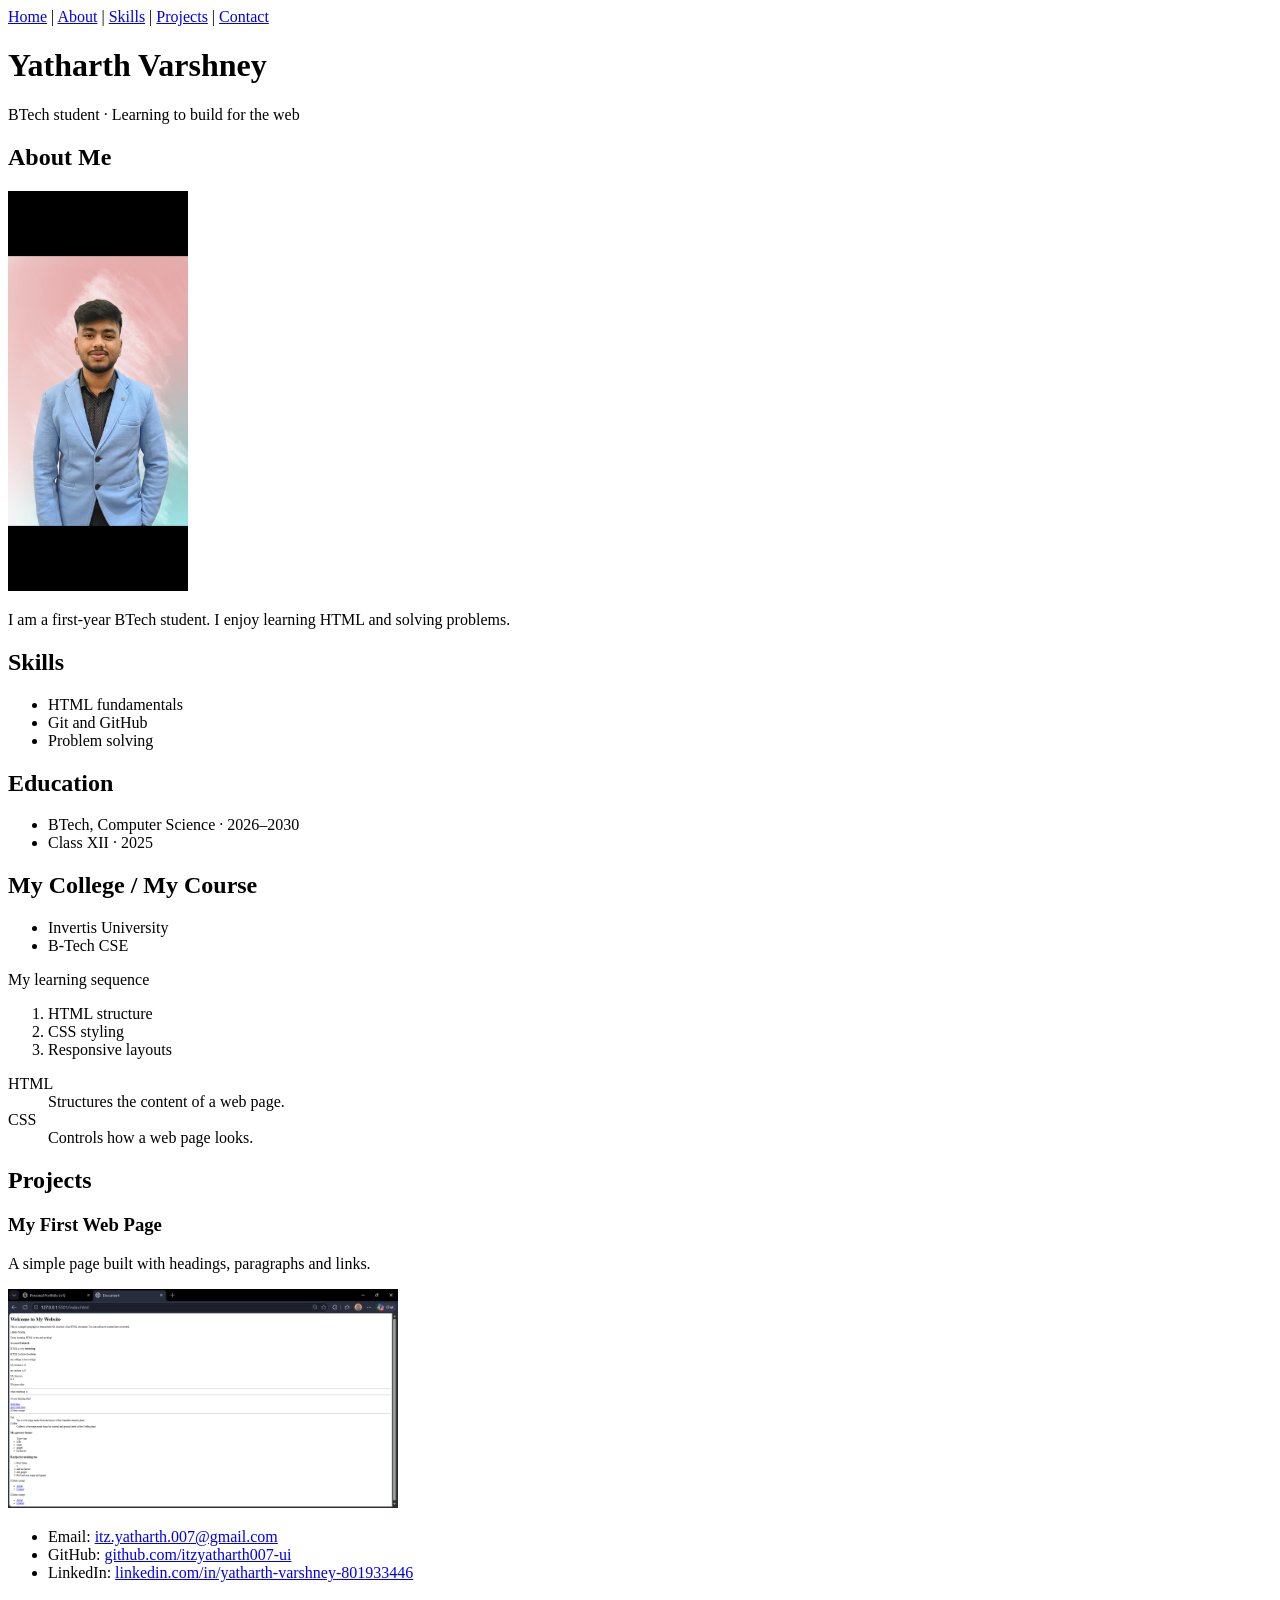
<file: assignment-1/Index.html>
<!DOCTYPE html>
<html lang="en">
<head>
    <!-- Stage 7: Meta tags -->
    <meta charset="UTF-8">
    <meta name="viewport" content="width=device-width, initial-scale=1.0">
    <meta name="description" content="Personal Portfolio of Yatharth Varshney - BTech student learning to build for the web.">
    <meta name="author" content="Yatharth Varshney">
    <title>Personal Portfolio (v1)</title>
</head>
<body>

    <!-- Stage 3 & 4: Header and Internal Navigation -->
    <header id="home">
        <nav>
            <a href="#home">Home</a> | 
            <a href="#about">About</a> | 
            <a href="#skills">Skills</a> | 
            <a href="#projects">Projects</a> | 
            <a href="#contact">Contact</a>
        </nav>
        
        <!-- Stage 1 & 2: Main title & subtitle -->
        <h1>Yatharth Varshney</h1>
        <p>BTech student &middot; Learning to build for the web</p>
    </header>

    <!-- Stage 3: Semantic Main content container -->
    <main>

        <!-- About Me Section -->
        <section id="about">
            <h2>About Me</h2>
            <!-- Stage 6: Profile Photo with meaningful alt text -->
            <img src="./src/profilepic.png" alt="Portrait illustration of Yatharth Varshney" width="180">
            <p>I am a first-year BTech student. I enjoy learning HTML and solving problems.</p>
        </section>

        <!-- Skills Section -->
        <section id="skills">
            <h2>Skills</h2>
            <ul>
                <li>HTML fundamentals</li>
                <li>Git and GitHub</li>
                <li>Problem solving</li>
            </ul>
        </section>

        <!-- Education Section -->
        <section id="education">
            <h2>Education</h2>
            <ul>
                <li>BTech, Computer Science &middot; 2026&ndash;2030</li>
                <li>Class XII &middot; 2025</li>
            </ul>
        </section>

        <!-- Stage 5: Lists (ul, ol, dl) -->
        <section id="college-course">
            <h2>My College / My Course</h2>
            <ul>
                <li>Invertis University</li>
                <li>B-Tech CSE</li>
            </ul>

            <p>My learning sequence</p>
            <ol>
                <li>HTML structure</li>
                <li>CSS styling</li>
                <li>Responsive layouts</li>
            </ol>

            <dl>
                <dt>HTML</dt>
                <dd>Structures the content of a web page.</dd>
                <dt>CSS</dt>
                <dd>Controls how a web page looks.</dd>
            </dl>
        </section>

        <!-- Projects Section -->
        <section id="projects">
            <h2>Projects</h2>
            <article>
                <h3>My First Web Page</h3>
                <p>A simple page built with headings, paragraphs and links.</p>
                <!-- Stage 6: Second Image with meaningful alt text -->
                <img src="./src/simplepage.png" alt="Preview illustration of the first web page project" width="390">
            </article>
        </section>

        <!-- Contact Section -->
        <section id="contact">
            <ul>
                <li>Email: <a href="mailto:itz.yatharth.007@gmail.com">itz.yatharth.007@gmail.com</a></li>
                <li>GitHub: <a href="https://github.com/itzyatharth007-ui" target="_blank" rel="noopener noreferrer">github.com/itzyatharth007-ui</a></li>
                <li>LinkedIn: <a href="https://www.linkedin.com/in/yatharth-varshney-801933446" target="_blank" rel="noopener noreferrer">linkedin.com/in/yatharth-varshney-801933446</a></li>
            </ul>
        </section>

    </main>

    <!-- Stage 3: Semantic Footer -->
    <footer>
        <p>&copy; 2026 Yatharth Varshney</p>
    </footer>

</body>
</html>
</file>
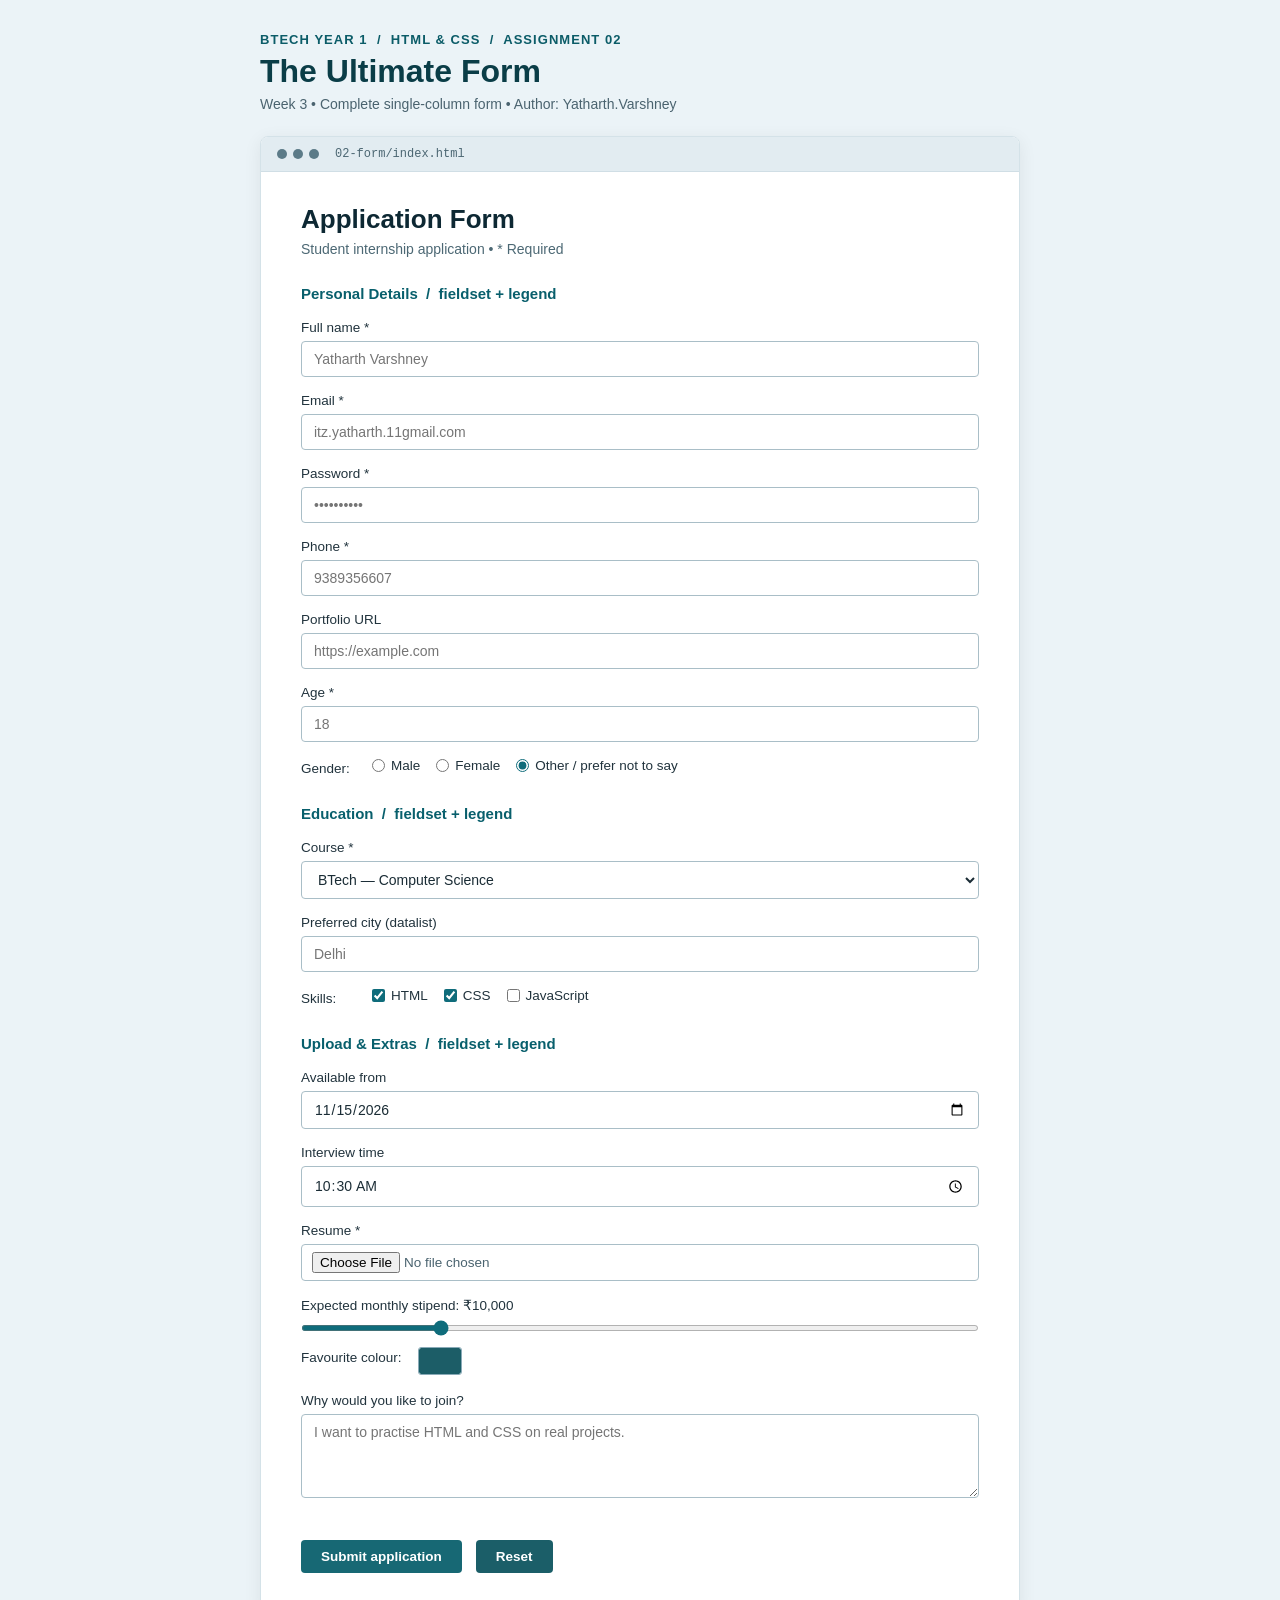
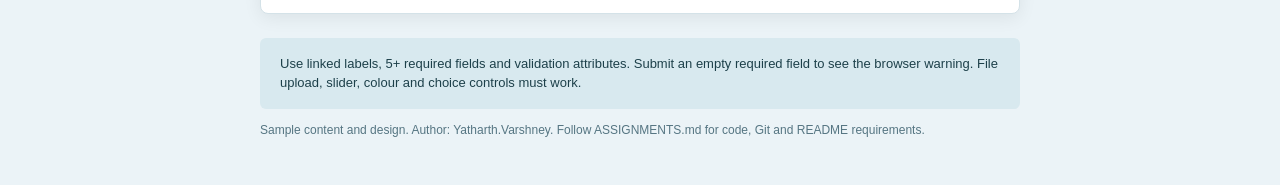
<file: assignment-2/Index.html>
<!DOCTYPE html>
<html lang="en">
<head>
  <meta charset="UTF-8">
  <meta name="viewport" content="width=device-width, initial-scale=1.0">
  <meta name="author" content="Yatharth.Varshney">
  <title>The Ultimate Form - BTech Year 1 Assignment 02</title>
  <style>
    * {
      box-sizing: border-box;
      margin: 0;
      padding: 0;
      font-family: -apple-system, BlinkMacSystemFont, "Segoe UI", Roboto, Helvetica, Arial, sans-serif;
    }

    body {
      background-color: #ebf3f7;
      color: #1a2a36;
      padding: 32px 16px 48px;
      display: flex;
      flex-direction: column;
      align-items: center;
    }

    .page-container {
      width: 100%;
      max-width: 760px;
    }

    /* Outer Header Section */
    .assignment-header {
      margin-bottom: 24px;
    }

    .assignment-header .breadcrumb {
      font-size: 13px;
      font-weight: 700;
      letter-spacing: 0.08em;
      color: #0b5c68;
      text-transform: uppercase;
      margin-bottom: 6px;
    }

    .assignment-header h1 {
      font-size: 32px;
      font-weight: 800;
      color: #0a3d47;
      margin-bottom: 6px;
    }

    .assignment-header .subtitle {
      font-size: 14px;
      color: #4a636f;
    }

    /* Mock Window Card */
    .mock-window {
      background: #ffffff;
      border-radius: 8px;
      box-shadow: 0 4px 18px rgba(0, 0, 0, 0.07);
      border: 1px solid #d4e2e8;
      overflow: hidden;
      margin-bottom: 24px;
    }

    .window-header {
      background-color: #e2ecf1;
      padding: 10px 16px;
      display: flex;
      align-items: center;
      gap: 8px;
      border-bottom: 1px solid #d0dee5;
    }

    .window-dots {
      display: flex;
      gap: 6px;
    }

    .dot {
      width: 10px;
      height: 10px;
      border-radius: 50%;
      background-color: #5c7b88;
    }

    .window-title {
      margin-left: 8px;
      font-size: 12px;
      color: #4b6672;
      font-family: monospace;
    }

    /* Form Content */
    .form-wrapper {
      padding: 32px 40px 40px;
    }

    .form-title-area {
      margin-bottom: 28px;
    }

    .form-title-area h2 {
      font-size: 26px;
      font-weight: 700;
      color: #0d2833;
      margin-bottom: 6px;
    }

    .form-title-area p {
      font-size: 14px;
      color: #4c6874;
    }

    fieldset {
      border: none;
      margin-bottom: 26px;
      padding: 0;
    }

    legend {
      font-size: 15px;
      font-weight: 700;
      color: #085f6c;
      margin-bottom: 18px;
      width: 100%;
      border: none;
    }

    .field-group {
      margin-bottom: 16px;
      display: flex;
      flex-direction: column;
    }

    label {
      font-size: 13.5px;
      font-weight: 500;
      color: #21333d;
      margin-bottom: 6px;
    }

    input[type="text"],
    input[type="email"],
    input[type="password"],
    input[type="tel"],
    input[type="url"],
    input[type="number"],
    input[type="date"],
    input[type="time"],
    select,
    textarea {
      width: 100%;
      padding: 9px 12px;
      font-size: 14px;
      border: 1px solid #a9bec7;
      border-radius: 4px;
      color: #1a2c35;
      background-color: #ffffff;
      outline: none;
      transition: border-color 0.2s, box-shadow 0.2s;
    }

    input[type="text"]:focus,
    input[type="email"]:focus,
    input[type="password"]:focus,
    input[type="tel"]:focus,
    input[type="url"]:focus,
    input[type="number"]:focus,
    input[type="date"]:focus,
    input[type="time"]:focus,
    select:focus,
    textarea:focus {
      border-color: #0f6c7b;
      box-shadow: 0 0 0 2px rgba(15, 108, 123, 0.15);
    }

    input[type="file"] {
      width: 100%;
      padding: 7px 10px;
      font-size: 13.5px;
      border: 1px solid #a9bec7;
      border-radius: 4px;
      background-color: #ffffff;
      color: #4a636f;
      cursor: pointer;
    }

    /* Choice row (Radio & Checkbox) */
    .inline-choice-group {
      display: flex;
      flex-wrap: wrap;
      align-items: center;
      gap: 16px;
      margin-top: 4px;
    }

    .inline-choice-group .group-title {
      font-size: 13.5px;
      font-weight: 500;
      color: #21333d;
      min-width: 55px;
      margin-bottom: 0;
    }

    .choice-item {
      display: inline-flex;
      align-items: center;
      gap: 6px;
      font-size: 13.5px;
      color: #21333d;
      cursor: pointer;
      user-select: none;
    }

    .choice-item input {
      accent-color: #0f6c7b;
      cursor: pointer;
    }

    /* Range slider custom styling */
    .range-label-row {
      display: flex;
      justify-content: space-between;
      align-items: center;
      margin-bottom: 6px;
    }

    input[type="range"] {
      width: 100%;
      height: 6px;
      accent-color: #0f6c7b;
      background: #c3d9df;
      border-radius: 3px;
      outline: none;
      cursor: pointer;
    }

    /* Color picker row */
    .color-row {
      display: flex;
      align-items: center;
      gap: 16px;
      margin-top: 4px;
    }

    input[type="color"] {
      -webkit-appearance: none;
      -moz-appearance: none;
      appearance: none;
      width: 44px;
      height: 28px;
      background: none;
      border: 1px solid #89aab7;
      border-radius: 3px;
      cursor: pointer;
      padding: 0;
    }

    input[type="color"]::-webkit-color-swatch-wrapper {
      padding: 0;
    }

    input[type="color"]::-webkit-color-swatch {
      border: none;
      border-radius: 2px;
    }

    /* Form Buttons */
    .button-group {
      display: flex;
      gap: 14px;
      margin-top: 24px;
    }

    button,
    input[type="submit"],
    input[type="reset"] {
      padding: 9px 20px;
      font-size: 13.5px;
      font-weight: 600;
      border-radius: 4px;
      cursor: pointer;
      border: none;
      transition: background-color 0.15s ease-in-out;
    }

    .btn-submit {
      background-color: #176874;
      color: #ffffff;
    }

    .btn-submit:hover {
      background-color: #11535d;
    }

    .btn-reset {
      background-color: #1b5e68;
      color: #ffffff;
    }

    .btn-reset:hover {
      background-color: #134951;
    }

    /* Bottom Info Card */
    .info-card {
      background-color: #d8e9ef;
      border-radius: 6px;
      padding: 16px 20px;
      font-size: 13px;
      line-height: 1.5;
      color: #1d404a;
      margin-bottom: 14px;
    }

    .footer-note {
      font-size: 12px;
      color: #557582;
      text-align: left;
    }
  </style>
</head>
<body>

  <div class="page-container">
    <!-- Header -->
    <header class="assignment-header">
      <div class="breadcrumb">BTech Year 1 &nbsp;/&nbsp; HTML &amp; CSS &nbsp;/&nbsp; Assignment 02</div>
      <h1>The Ultimate Form</h1>
      <div class="subtitle">Week 3 &bull; Complete single-column form &bull; Author: Yatharth.Varshney</div>
    </header>

    <!-- Browser Mock Window -->
    <div class="mock-window">
      <div class="window-header">
        <div class="window-dots">
          <div class="dot"></div>
          <div class="dot"></div>
          <div class="dot"></div>
        </div>
        <div class="window-title">02-form/index.html</div>
      </div>

      <div class="form-wrapper">
        <div class="form-title-area">
          <h2>Application Form</h2>
          <p>Student internship application &bull; * Required</p>
        </div>

        <form action="#" method="post" enctype="multipart/form-data">
          <!-- Hidden author field -->
          <input type="hidden" name="author" value="Yatharth.Varshney">

          <!-- Fieldset 1: Personal Details -->
          <fieldset>
            <legend>Personal Details &nbsp;/&nbsp; fieldset + legend</legend>

            <!-- Text input -->
            <div class="field-group">
              <label for="fullName">Full name *</label>
              <input 
                type="text" 
                id="fullName" 
                name="full_name" 
                placeholder="Yatharth Varshney" 
                minlength="3" 
                required
              >
            </div>

            <!-- Email input -->
            <div class="field-group">
              <label for="userEmail">Email *</label>
              <input 
                type="email" 
                id="userEmail" 
                name="email" 
                placeholder="itz.yatharth.11gmail.com" 
                required
              >
            </div>

            <!-- Password input -->
            <div class="field-group">
              <label for="userPassword">Password *</label>
              <input 
                type="password" 
                id="userPassword" 
                name="password" 
                placeholder="&bull;&bull;&bull;&bull;&bull;&bull;&bull;&bull;&bull;&bull;" 
                minlength="8" 
                required
              >
            </div>

            <!-- Tel input with pattern -->
            <div class="field-group">
              <label for="userPhone">Phone *</label>
              <input 
                type="tel" 
                id="userPhone" 
                name="phone" 
                placeholder="9389356607" 
                pattern="[0-9]{10}" 
                title="Please enter a valid 10-digit mobile number" 
                required
              >
            </div>

            <!-- URL input -->
            <div class="field-group">
              <label for="portfolioUrl">Portfolio URL</label>
              <input 
                type="url" 
                id="portfolioUrl" 
                name="portfolio_url" 
                placeholder="https://example.com"
              >
            </div>

            <!-- Number input with min & max -->
            <div class="field-group">
              <label for="userAge">Age *</label>
              <input 
                type="number" 
                id="userAge" 
                name="age" 
                placeholder="18" 
                min="16" 
                max="99" 
                required
              >
            </div>

            <!-- Radio inputs -->
            <div class="inline-choice-group">
              <span class="group-title">Gender:</span>
              <label class="choice-item" for="genderMale">
                <input type="radio" id="genderMale" name="gender" value="Male"> Male
              </label>
              <label class="choice-item" for="genderFemale">
                <input type="radio" id="genderFemale" name="gender" value="Female"> Female
              </label>
              <label class="choice-item" for="genderOther">
                <input type="radio" id="genderOther" name="gender" value="Other" checked> Other / prefer not to say
              </label>
            </div>
          </fieldset>

          <!-- Fieldset 2: Education -->
          <fieldset>
            <legend>Education &nbsp;/&nbsp; fieldset + legend</legend>

            <!-- Select dropdown with options -->
            <div class="field-group">
              <label for="courseSelect">Course *</label>
              <select id="courseSelect" name="course" required>
                <option value="">Select a course</option>
                <option value="btech_cse" selected>BTech &mdash; Computer Science</option>
                <option value="btech_it">BTech &mdash; Information Technology</option>
                <option value="btech_ece">BTech &mdash; Electronics &amp; Communication</option>
                <option value="bca">Bachelor of Computer Applications (BCA)</option>
              </select>
            </div>

            <!-- Datalist input -->
            <div class="field-group">
              <label for="cityDatalist">Preferred city (datalist)</label>
              <input 
                type="text" 
                id="cityDatalist" 
                name="preferred_city" 
                list="cityOptions" 
                placeholder="Delhi"
              >
              <datalist id="cityOptions">
                <option value="Delhi">
                <option value="Noida">
                <option value="Bengaluru">
                <option value="Hyderabad">
                <option value="Pune">
                <option value="Mumbai">
                <option value="Dehradun">
              </datalist>
            </div>

            <!-- Checkbox inputs -->
            <div class="inline-choice-group">
              <span class="group-title">Skills:</span>
              <label class="choice-item" for="skillHtml">
                <input type="checkbox" id="skillHtml" name="skills" value="HTML" checked> HTML
              </label>
              <label class="choice-item" for="skillCss">
                <input type="checkbox" id="skillCss" name="skills" value="CSS" checked> CSS
              </label>
              <label class="choice-item" for="skillJs">
                <input type="checkbox" id="skillJs" name="skills" value="JavaScript"> JavaScript
              </label>
            </div>
          </fieldset>

          <!-- Fieldset 3: Upload & Extras -->
          <fieldset>
            <legend>Upload &amp; Extras &nbsp;/&nbsp; fieldset + legend</legend>

            <!-- Date input -->
            <div class="field-group">
              <label for="availableDate">Available from</label>
              <input type="date" id="availableDate" name="available_date" value="2026-11-15">
            </div>

            <!-- Time input -->
            <div class="field-group">
              <label for="interviewTime">Interview time</label>
              <input type="time" id="interviewTime" name="interview_time" value="10:30">
            </div>

            <!-- File input -->
            <div class="field-group">
              <label for="resumeFile">Resume *</label>
              <input 
                type="file" 
                id="resumeFile" 
                name="resume" 
                accept=".pdf,.doc,.docx" 
                required
              >
            </div>

            <!-- Range input -->
            <div class="field-group">
              <div class="range-label-row">
                <label for="stipendRange">Expected monthly stipend: &#8377;<span id="stipendVal">10,000</span></label>
              </div>
              <input 
                type="range" 
                id="stipendRange" 
                name="stipend" 
                min="0" 
                max="50000" 
                step="1000" 
                value="10000" 
                oninput="document.getElementById('stipendVal').innerText = Number(this.value).toLocaleString('en-IN')"
              >
            </div>

            <!-- Color input -->
            <div class="color-row">
              <label for="favouriteColor">Favourite colour:</label>
              <input type="color" id="favouriteColor" name="fav_color" value="#1c5d67">
            </div>

            <!-- Textarea -->
            <div class="field-group" style="margin-top: 18px;">
              <label for="joiningReason">Why would you like to join?</label>
              <textarea 
                id="joiningReason" 
                name="reason" 
                rows="4" 
                placeholder="I want to practise HTML and CSS on real projects."
              ></textarea>
            </div>
          </fieldset>

          <!-- Form Action Buttons -->
          <div class="button-group">
            <input type="submit" class="btn-submit" value="Submit application">
            <input type="reset" class="btn-reset" value="Reset">
          </div>
        </form>
      </div>
    </div>

    <!-- Instructions Banner -->
    <div class="info-card">
      Use linked labels, 5+ required fields and validation attributes. Submit an empty required field to see the browser warning. File upload, slider, colour and choice controls must work.
    </div>

    <p class="footer-note">Sample content and design. Author: Yatharth.Varshney. Follow ASSIGNMENTS.md for code, Git and README requirements.</p>
  </div>

</body>
</html>
</file>
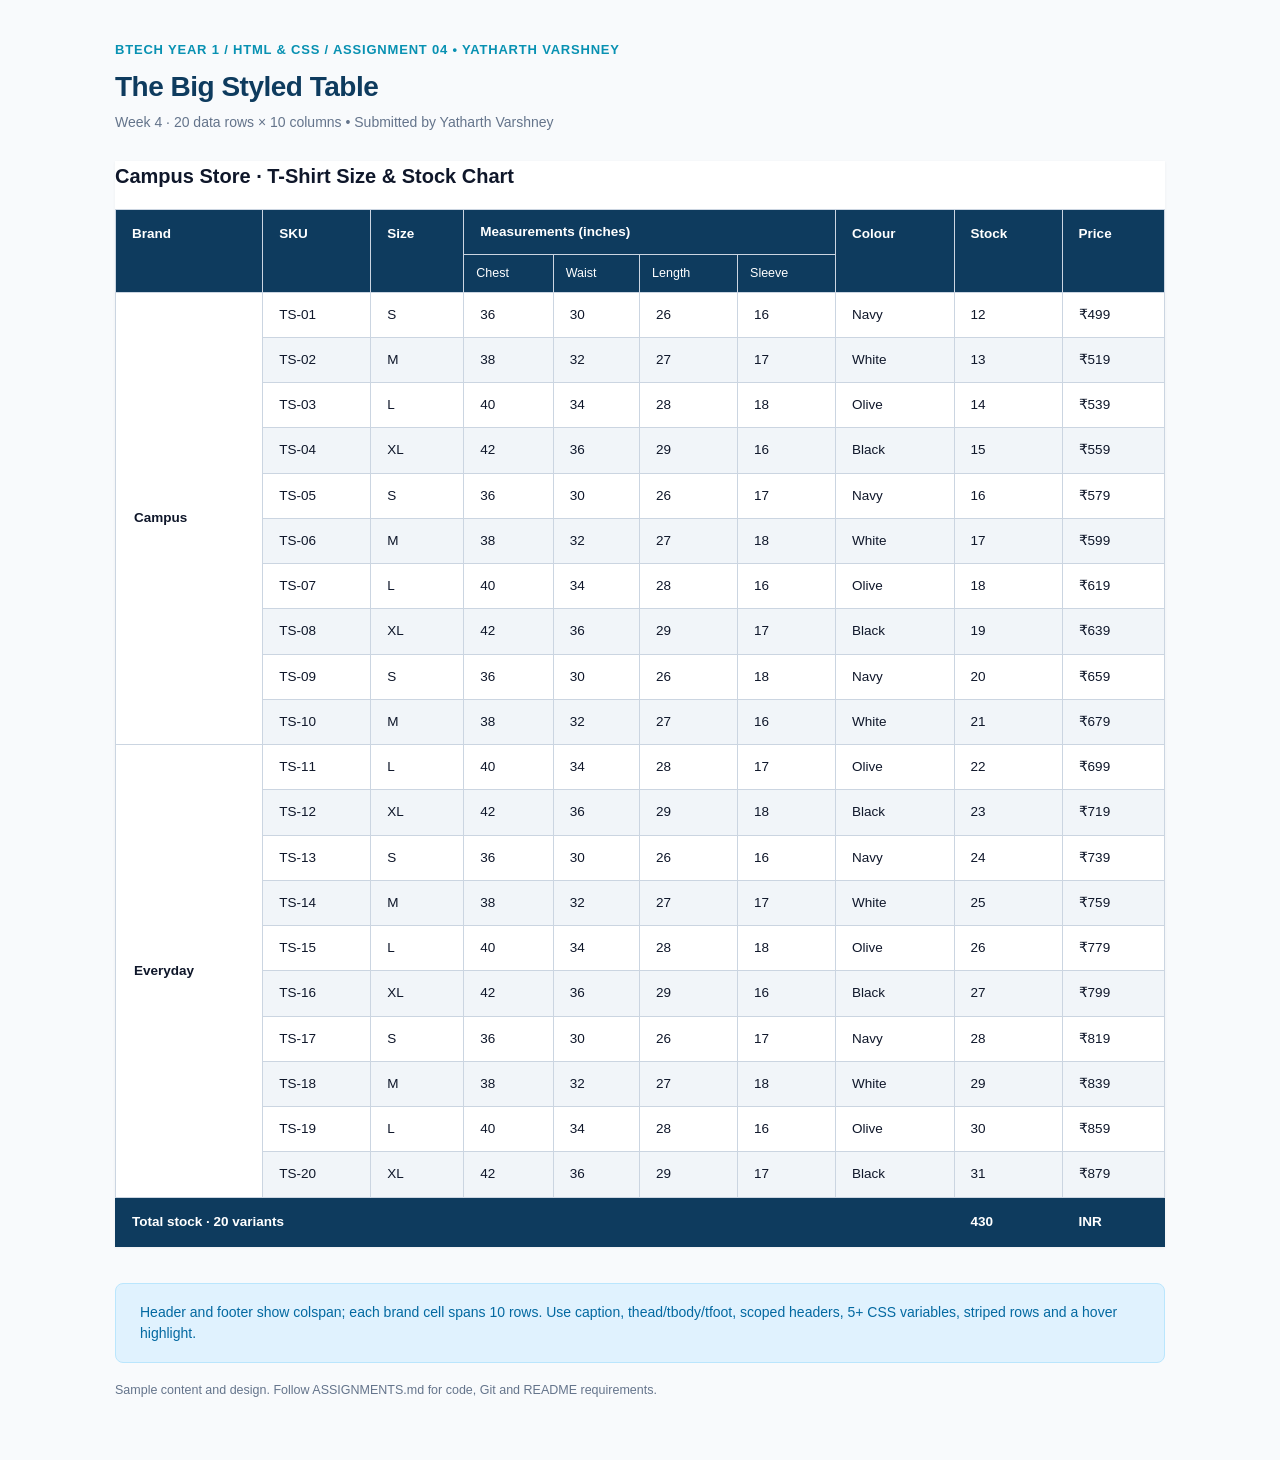
<file: assignment-3/Index.html>
<!DOCTYPE html>
<html lang="en">
<head>
  <meta charset="UTF-8">
  <meta name="viewport" content="width=device-width, initial-scale=1.0">
  <title>BTECH YEAR 1 / HTML & CSS / ASSIGNMENT 03 - Yatharth Varshney</title>
  <style>
    
    /* -------------------------------------------------------------
       CSS VARIABLES DEFINED IN :root
       Controls colors, spacing, fonts, and borders across the table
    -------------------------------------------------------------- */
    :root {
      /* Colors */
      --color-page-bg: #f8fafc;
      --color-text-dark: #0f172a;
      --color-text-muted: #64748b;
      --color-brand-cyan: #0891b2;
      --color-header-bg: #0e3b5e;
      --color-header-text: #ffffff;
      --color-border: #cbd5e1;
      --color-row-even: #f1f5f9;
      --color-row-odd: #ffffff;
      --color-row-hover: #e2e8f0;
      --color-info-box-bg: #e0f2fe;
      --color-info-box-border: #bae6fd;
      --color-info-box-text: #0369a1;

      /* Spacing */
      --table-cell-padding-y: 12px;
      --table-cell-padding-x: 16px;
      --sub-cell-padding-y: 9px;
      --sub-cell-padding-x: 12px;

      /* Typography */
      --font-family: -apple-system, BlinkMacSystemFont, "Segoe UI", Roboto, Oxygen, Ubuntu, Cantarell, "Helvetica Neue", sans-serif;
      --font-size-base: 13.5px;
      --font-size-title: 28px;
      --font-size-caption: 20px;
    }

    * {
      box-sizing: border-box;
      margin: 0;
      padding: 0;
    }

    body {
      background-color: var(--color-page-bg);
      color: var(--color-text-dark);
      font-family: var(--font-family);
      font-size: var(--font-size-base);
      line-height: 1.5;
      padding: 40px 32px 60px 32px;
      display: flex;
      justify-content: center;
    }

    .page-container {
      width: 100%;
      max-width: 1050px;
    }

    /* Top Subhead / Meta Info */
    .assignment-meta {
      color: var(--color-brand-cyan);
      font-size: 13px;
      font-weight: 700;
      letter-spacing: 0.8px;
      text-transform: uppercase;
      margin-bottom: 6px;
    }

    .main-title {
      font-size: var(--font-size-title);
      font-weight: 800;
      color: var(--color-header-bg);
      letter-spacing: -0.5px;
      margin-bottom: 4px;
    }

    .sub-title {
      color: var(--color-text-muted);
      font-size: 14px;
      margin-bottom: 28px;
    }

    /* -------------------------------------------------------------
       TABLE STYLING
    -------------------------------------------------------------- */
    .table-wrapper {
      width: 100%;
      overflow-x: auto;
      background: #ffffff;
      box-shadow: 0 1px 3px rgba(0, 0, 0, 0.05);
    }

    table {
      width: 100%;
      border-collapse: collapse;
      border: 1px solid var(--color-border);
      text-align: left;
    }

    /* Table Caption */
    caption {
      text-align: left;
      font-size: var(--font-size-caption);
      font-weight: 800;
      color: #0f172a;
      padding-bottom: 18px;
      caption-side: top;
    }

    /* Cells Base Styling */
    th, td {
      border: 1px solid var(--color-border);
      padding: var(--table-cell-padding-y) var(--table-cell-padding-x);
      vertical-align: middle;
      font-size: var(--font-size-base);
    }

    /* Table Header Grid */
    thead th {
      background-color: var(--color-header-bg);
      color: var(--color-header-text);
      font-weight: 600;
    }

    thead th[scope="col"][rowspan="2"] {
      vertical-align: top;
      padding-top: 14px;
    }

    .sub-th {
      font-size: 12.5px;
      font-weight: 500;
      padding: var(--sub-cell-padding-y) var(--sub-cell-padding-x);
    }

    /* Table Body */
    tbody tr:nth-child(even) {
      background-color: var(--color-row-even);
    }

    tbody tr:nth-child(odd) {
      background-color: var(--color-row-odd);
    }

    /* Hover effect */
    tbody tr:hover {
      background-color: var(--color-row-hover);
    }

    /* Spanned Brand Header Column */
    .brand-cell {
      font-weight: 700;
      color: #0f172a;
      background-color: inherit;
      text-align: left;
      vertical-align: middle;
      padding-left: 18px;
    }

    /* Table Footer */
    tfoot tr {
      background-color: var(--color-header-bg);
      color: var(--color-header-text);
      font-weight: 700;
    }

    tfoot th, tfoot td {
      border: 1px solid var(--color-header-bg);
      padding: 14px 16px;
    }

    /* Bottom Information Box */
    .info-callout {
      margin-top: 36px;
      padding: 18px 24px;
      background-color: var(--color-info-box-bg);
      border: 1px solid var(--color-info-box-border);
      border-radius: 8px;
      color: var(--color-info-box-text);
      font-size: 14px;
      line-height: 1.5;
    }

    .footer-note {
      margin-top: 18px;
      font-size: 12.5px;
      color: var(--color-text-muted);
    }
  </style>
</head>
<body>

  <div class="page-container">
    <!-- Header Block -->
    <div class="assignment-meta">BTECH YEAR 1 / HTML & CSS / ASSIGNMENT 04 &bull; YATHARTH VARSHNEY</div>
    <h1 class="main-title">The Big Styled Table</h1>
    <p class="sub-title">Week 4 &middot; 20 data rows &times; 10 columns &bull; Submitted by Yatharth Varshney</p>

    <div class="table-wrapper">
      <table>
        <!-- Caption -->
        <caption>Campus Store &middot; T-Shirt Size &amp; Stock Chart</caption>

        <!-- 10 Columns Structure Across 2 Rows in thead -->
        <thead>
          <tr>
            <th scope="col" rowspan="2">Brand</th>
            <th scope="col" rowspan="2">SKU</th>
            <th scope="col" rowspan="2">Size</th>
            <!-- Colspan #1: Spanning the 4 measurement sub-columns -->
            <th scope="colgroup" colspan="4">Measurements (inches)</th>
            <th scope="col" rowspan="2">Colour</th>
            <th scope="col" rowspan="2">Stock</th>
            <th scope="col" rowspan="2">Price</th>
          </tr>
          <tr>
            <th scope="col" class="sub-th">Chest</th>
            <th scope="col" class="sub-th">Waist</th>
            <th scope="col" class="sub-th">Length</th>
            <th scope="col" class="sub-th">Sleeve</th>
          </tr>
        </thead>

        <tbody>
          <!-- ---------------- BLOCK 1: Campus (Rows 1 to 10) ---------------- -->
          <tr>
            <!-- Rowspan #1: 10 rows for Campus brand -->
            <th scope="rowgroup" rowspan="10" class="brand-cell">Campus</th>
            <td>TS-01</td>
            <td>S</td>
            <td>36</td>
            <td>30</td>
            <td>26</td>
            <td>16</td>
            <td>Navy</td>
            <td>12</td>
            <td>₹499</td>
          </tr>
          <tr>
            <td>TS-02</td>
            <td>M</td>
            <td>38</td>
            <td>32</td>
            <td>27</td>
            <td>17</td>
            <td>White</td>
            <td>13</td>
            <td>₹519</td>
          </tr>
          <tr>
            <td>TS-03</td>
            <td>L</td>
            <td>40</td>
            <td>34</td>
            <td>28</td>
            <td>18</td>
            <td>Olive</td>
            <td>14</td>
            <td>₹539</td>
          </tr>
          <tr>
            <td>TS-04</td>
            <td>XL</td>
            <td>42</td>
            <td>36</td>
            <td>29</td>
            <td>16</td>
            <td>Black</td>
            <td>15</td>
            <td>₹559</td>
          </tr>
          <tr>
            <td>TS-05</td>
            <td>S</td>
            <td>36</td>
            <td>30</td>
            <td>26</td>
            <td>17</td>
            <td>Navy</td>
            <td>16</td>
            <td>₹579</td>
          </tr>
          <tr>
            <td>TS-06</td>
            <td>M</td>
            <td>38</td>
            <td>32</td>
            <td>27</td>
            <td>18</td>
            <td>White</td>
            <td>17</td>
            <td>₹599</td>
          </tr>
          <tr>
            <td>TS-07</td>
            <td>L</td>
            <td>40</td>
            <td>34</td>
            <td>28</td>
            <td>16</td>
            <td>Olive</td>
            <td>18</td>
            <td>₹619</td>
          </tr>
          <tr>
            <td>TS-08</td>
            <td>XL</td>
            <td>42</td>
            <td>36</td>
            <td>29</td>
            <td>17</td>
            <td>Black</td>
            <td>19</td>
            <td>₹639</td>
          </tr>
          <tr>
            <td>TS-09</td>
            <td>S</td>
            <td>36</td>
            <td>30</td>
            <td>26</td>
            <td>18</td>
            <td>Navy</td>
            <td>20</td>
            <td>₹659</td>
          </tr>
          <tr>
            <td>TS-10</td>
            <td>M</td>
            <td>38</td>
            <td>32</td>
            <td>27</td>
            <td>16</td>
            <td>White</td>
            <td>21</td>
            <td>₹679</td>
          </tr>

          <!-- ---------------- BLOCK 2: Everyday (Rows 11 to 20) ---------------- -->
          <tr>
            <!-- Rowspan #2: 10 rows for Everyday brand -->
            <th scope="rowgroup" rowspan="10" class="brand-cell">Everyday</th>
            <td>TS-11</td>
            <td>L</td>
            <td>40</td>
            <td>34</td>
            <td>28</td>
            <td>17</td>
            <td>Olive</td>
            <td>22</td>
            <td>₹699</td>
          </tr>
          <tr>
            <td>TS-12</td>
            <td>XL</td>
            <td>42</td>
            <td>36</td>
            <td>29</td>
            <td>18</td>
            <td>Black</td>
            <td>23</td>
            <td>₹719</td>
          </tr>
          <tr>
            <td>TS-13</td>
            <td>S</td>
            <td>36</td>
            <td>30</td>
            <td>26</td>
            <td>16</td>
            <td>Navy</td>
            <td>24</td>
            <td>₹739</td>
          </tr>
          <tr>
            <td>TS-14</td>
            <td>M</td>
            <td>38</td>
            <td>32</td>
            <td>27</td>
            <td>17</td>
            <td>White</td>
            <td>25</td>
            <td>₹759</td>
          </tr>
          <tr>
            <td>TS-15</td>
            <td>L</td>
            <td>40</td>
            <td>34</td>
            <td>28</td>
            <td>18</td>
            <td>Olive</td>
            <td>26</td>
            <td>₹779</td>
          </tr>
          <tr>
            <td>TS-16</td>
            <td>XL</td>
            <td>42</td>
            <td>36</td>
            <td>29</td>
            <td>16</td>
            <td>Black</td>
            <td>27</td>
            <td>₹799</td>
          </tr>
          <tr>
            <td>TS-17</td>
            <td>S</td>
            <td>36</td>
            <td>30</td>
            <td>26</td>
            <td>17</td>
            <td>Navy</td>
            <td>28</td>
            <td>₹819</td>
          </tr>
          <tr>
            <td>TS-18</td>
            <td>M</td>
            <td>38</td>
            <td>32</td>
            <td>27</td>
            <td>18</td>
            <td>White</td>
            <td>29</td>
            <td>₹839</td>
          </tr>
          <tr>
            <td>TS-19</td>
            <td>L</td>
            <td>40</td>
            <td>34</td>
            <td>28</td>
            <td>16</td>
            <td>Olive</td>
            <td>30</td>
            <td>₹859</td>
          </tr>
          <tr>
            <td>TS-20</td>
            <td>XL</td>
            <td>42</td>
            <td>36</td>
            <td>29</td>
            <td>17</td>
            <td>Black</td>
            <td>31</td>
            <td>₹879</td>
          </tr>
        </tbody>

        <!-- tfoot with Colspan #2 -->
        <tfoot>
          <tr>
            <!-- Colspan #2: Spans 8 columns across to align total stock and currency -->
            <th scope="row" colspan="8">Total stock &middot; 20 variants</th>
            <td>430</td>
            <td>INR</td>
          </tr>
        </tfoot>
      </table>
    </div>

    <!-- Bottom Instructions Callout -->
    <div class="info-callout">
      Header and footer show colspan; each brand cell spans 10 rows. Use caption, thead/tbody/tfoot, scoped headers, 5+ CSS variables, striped rows and a hover highlight.
    </div>

    <div class="footer-note">
      Sample content and design. Follow ASSIGNMENTS.md for code, Git and README requirements.
    </div>
  </div>

</body>
</html>
</file>
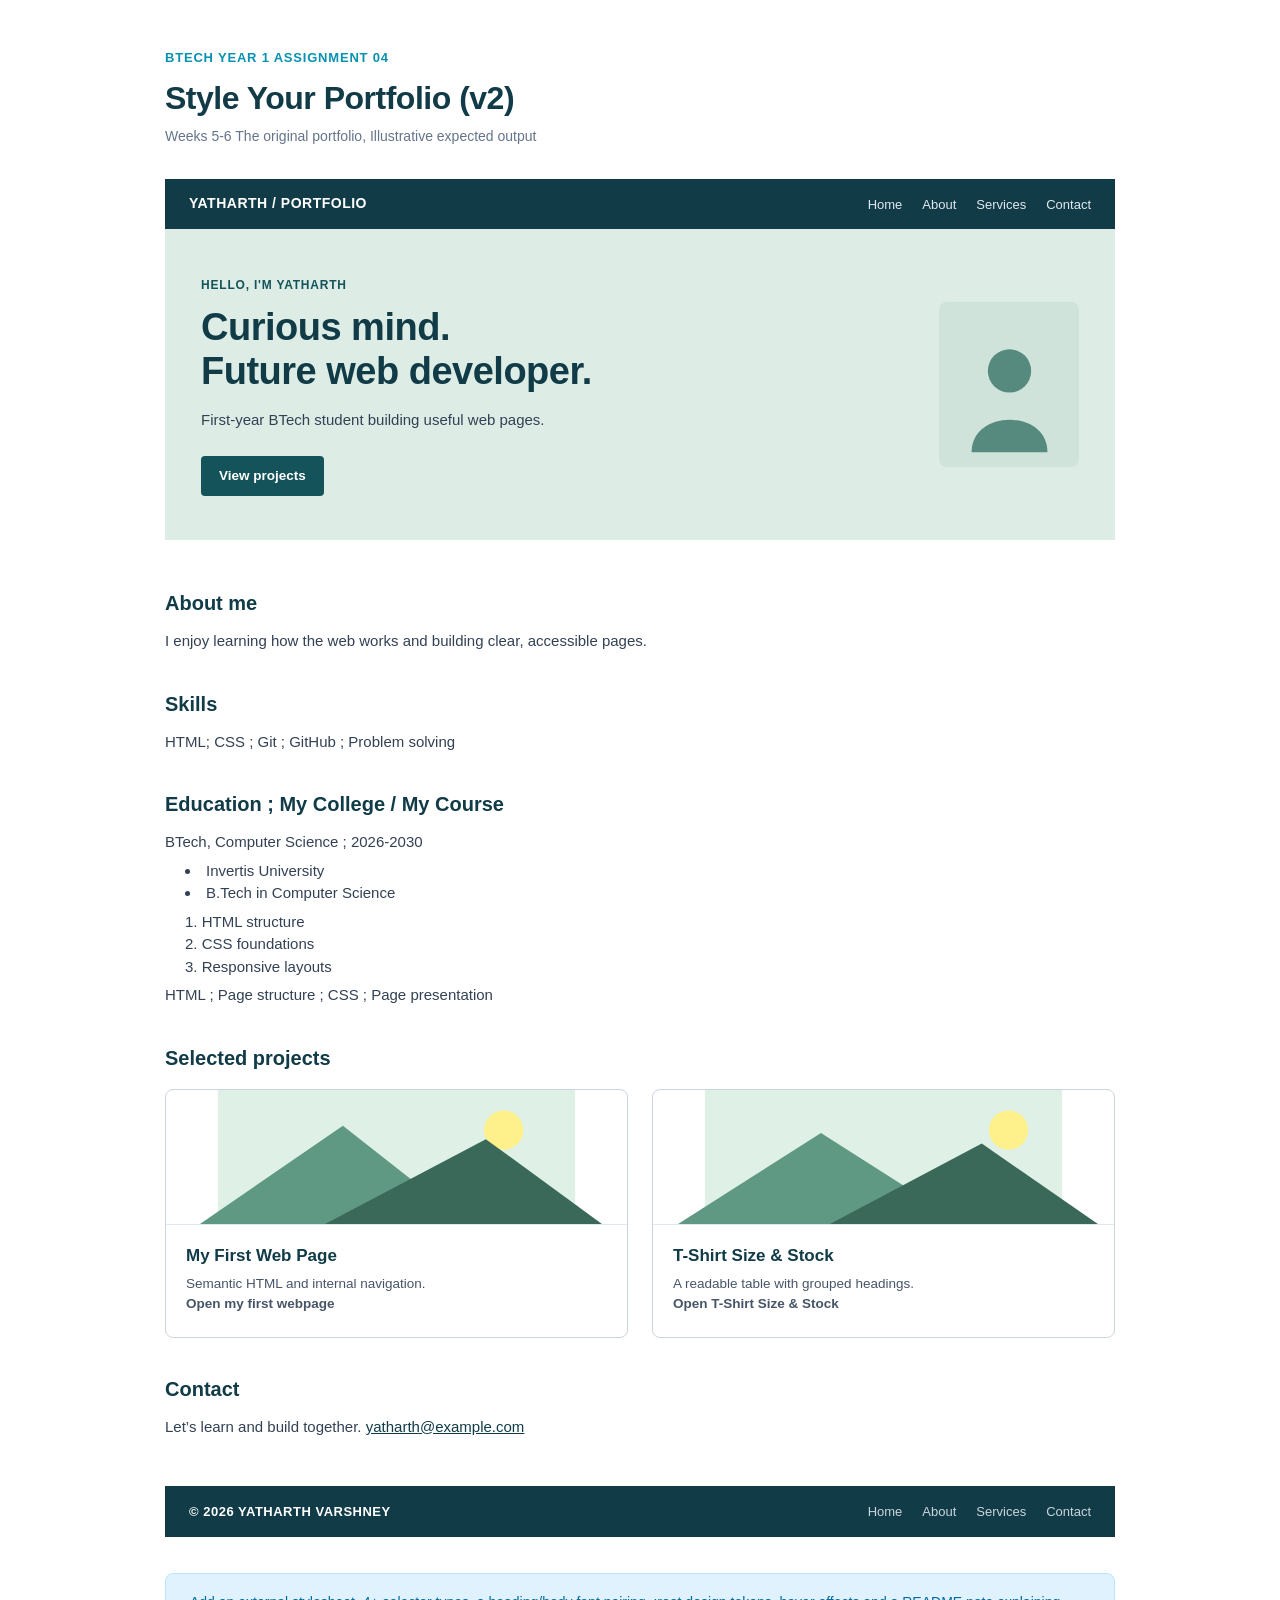
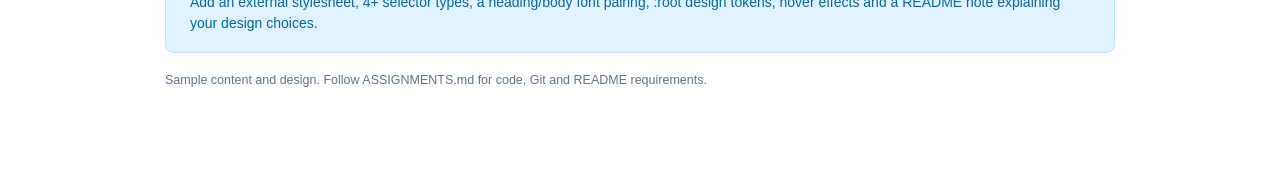
<file: assignment-4/Index.html>
<!DOCTYPE html>
<html lang="en">
<head>
  <meta charset="UTF-8">
  <meta name="viewport" content="width=device-width, initial-scale=1.0">
  <title>BTECH YEAR 1 / HTML & CSS / ASSIGNMENT 05 - Yatharth Varshney</title>

  <!-- External Stylesheet -->
  <link rel="stylesheet" href="style.css">
</head>
<body>

  <div class="page-container">

    <!-- Top Assignment Meta Header -->
    <header class="assignment-header">
      <p class="meta-tag">BTECH YEAR 1 ASSIGNMENT 04</p>
      <h1 class="page-title">Style Your Portfolio (v2)</h1>
      <p class="meta-sub">Weeks 5-6  The original portfolio, Illustrative expected output</p>
    </header>

    <!-- Main Navigation Bar -->
    <nav class="navbar" id="top-nav">
      <div class="nav-brand">YATHARTH / PORTFOLIO</div>
      <ul class="nav-links">
        <li><a href="#about">Home</a></li>
        <li><a href="#about">About</a></li>
        <li><a href="#projects">Services</a></li>
        <li><a href="#contact">Contact</a></li>
      </ul>
    </nav>

    <!-- Hero Section -->
    <section class="hero-card" id="hero">
      <div class="hero-content">
        <span class="hero-badge">HELLO, I'M YATHARTH</span>
        <h2 class="hero-headline">Curious mind.<br>Future web developer.</h2>
        <p class="hero-desc">First-year BTech student building useful web pages.</p>
        <a href="#projects" class="btn-primary">View projects</a>
      </div>
      
      <!-- Minimalist Silhouette / Avatar placeholder -->
      <div class="hero-avatar-box">
        <svg class="avatar-svg" viewBox="0 0 100 120">
          <circle cx="50" cy="35" r="20" fill="var(--color-accent-teal)" />
          <path d="M 15 110 C 15 70, 85 70, 85 110 Z" fill="var(--color-accent-teal)" />
        </svg>
      </div>
    </section>

    <!-- Content Sections -->
    <main class="main-content">
      
      <!-- About Me -->
      <section class="content-block" id="about">
        <h3>About me</h3>
        <p>I enjoy learning how the web works and building clear, accessible pages.</p>
      </section>

      <!-- Skills -->
      <section class="content-block" id="skills">
        <h3>Skills</h3>
        <p class="skills-list">HTML; CSS ; Git ; GitHub ; Problem solving</p>
      </section>

      <!-- Education -->
      <section class="content-block" id="education">
        <h3>Education ; My College / My Course</h3>
        <p class="edu-meta">BTech, Computer Science ; 2026-2030</p>
        <ul class="bullet-list">
          <li>Invertis University</li>
          <li>B.Tech in Computer Science</li>
        </ul>
        <ol class="num-list">
          <li>HTML structure</li>
          <li>CSS foundations</li>
          <li>Responsive layouts</li>
        </ol>
        <p class="topic-keys">HTML ; Page structure ; CSS ; Page presentation</p>
      </section>

      <!-- Projects Section -->
      <section class="content-block" id="projects">
        <h3>Selected projects</h3>
        <div class="projects-grid">
          
          <!-- Project Card 1 -->
          <article class="project-card">
            <div class="project-art">
              <!-- Geometric Landscape Graphic -->
              <svg viewBox="0 0 400 150" href="./src/my first webpage.html" xmlns="http://www.w3.org/2000/svg" class="art-svg">
                <rect width="100%" height="100%" fill="#dff0e6" />
                <circle cx="320" cy="45" r="22" fill="#fef08a" />
                <polygon points="-20,150 140,40 280,150" fill="#609983" />
                <polygon points="120,150 300,55 430,150" fill="#3b6959" />
              </svg>
            </div>
            <div class="project-info">
              <h4>My First Web Page</h4>
              <p>Semantic HTML and internal navigation.</p>
              <p><a href="./src/my 20first 20webpage.html"> <strong>Open my first webpage</strong></a></p>
            </div>
          </article>

          <!-- Project Card 2 -->
          <article class="project-card">
            <div class="project-art">
              <!-- Geometric Landscape Graphic -->
              <svg viewBox="0 0 400 150"  href="./src/T-Shirt Size & Stock .html Size & Stock /" xmlns="http://www.w3.org/2000/svg" class="art-svg">
                <rect width="100%" height="100%" fill="#dff0e6" />
                <circle cx="340" cy="45" r="22" fill="#fef08a" />
                <polygon points="-30,150 130,48 290,150" fill="#609983" />
                <polygon points="140,150 310,60 440,150" fill="#3b6959" />
              </svg>
            </div>
            <div class="project-info">
              <h4>T-Shirt Size & Stock </h4>
              <p>A readable table with grouped headings.</p>
              <p><a href="./src/T-Shirt Size & Stock .html Size & Stock /"> <strong>Open T-Shirt Size & Stock</strong></a></p>
            </div>
          </article>

        </div>
      </section>

      <!-- Contact Section -->
      <section class="content-block" id="contact">
        <h3>Contact</h3>
        <p>Let&rsquo;s learn and build together. <a href="mailto:yatharth@example.com" class="email-link">yatharth@example.com</a></p>
      </section>

    </main>

    <!-- Bottom Navigation Footer -->
    <footer class="site-footer">
      <div class="footer-copy">&copy; 2026 YATHARTH VARSHNEY</div>
      <ul class="footer-links">
        <li><a href="#about">Home</a></li>
        <li><a href="#about">About</a></li>
        <li><a href="#projects">Services</a></li>
        <li><a href="#contact">Contact</a></li>
      </ul>
    </footer>

    <!-- Assignment Prompt Callout Note -->
    <div class="info-callout">
      Add an external stylesheet, 4+ selector types, a heading/body font pairing, :root design tokens, hover effects and a README note explaining your design choices.
    </div>
    <div class="footer-note">
      Sample content and design. Follow ASSIGNMENTS.md for code, Git and README requirements.
    </div>

  </div>

</body>
</html>
</file>
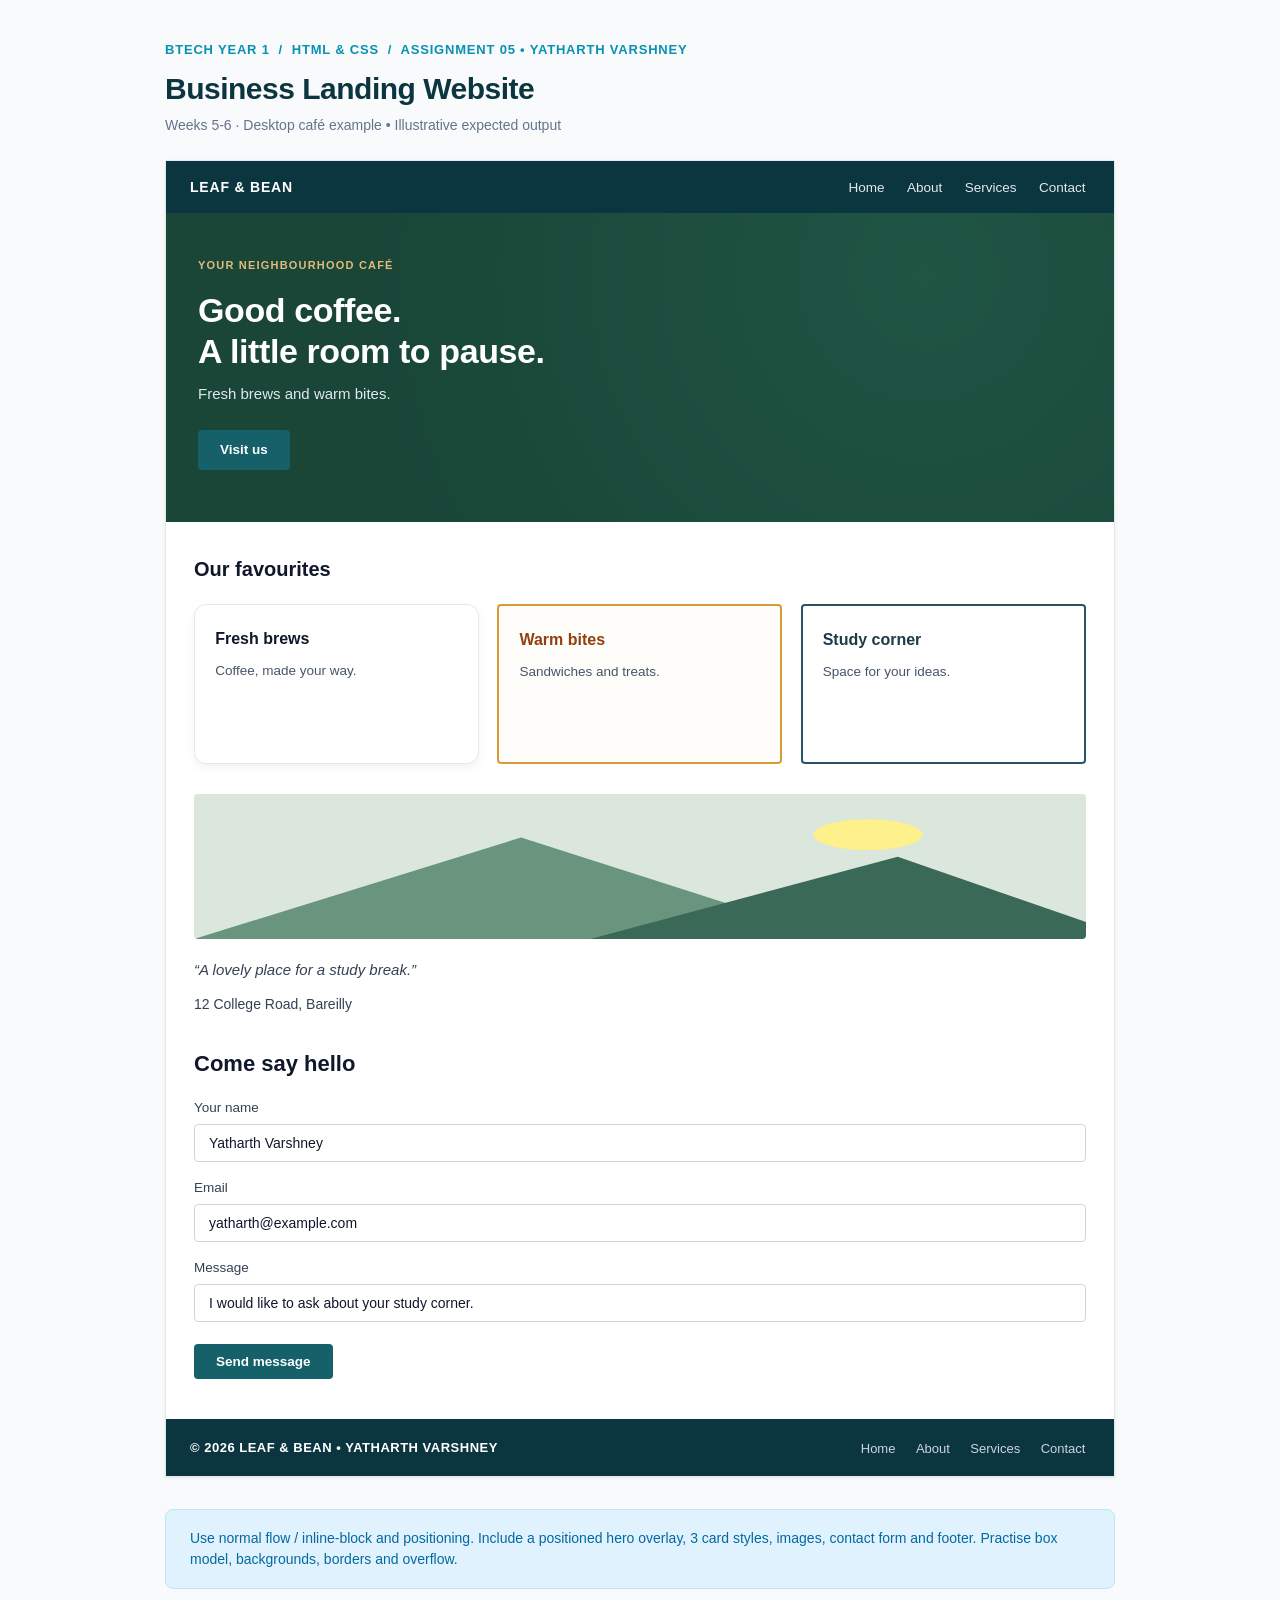
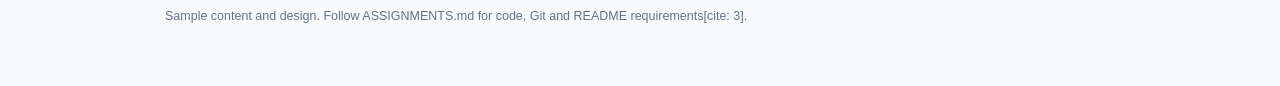
<file: assignment-5/Index.html>
<!DOCTYPE html>
<html lang="en">
<head>
  <meta charset="UTF-8">
  <meta name="viewport" content="width=device-width, initial-scale=1.0">
  <title>BTECH YEAR 1 / HTML & CSS / ASSIGNMENT 05 - Yatharth Varshney</title>
  <style>
    /* ==========================================================================
       DESIGN TOKENS & RESET
       ========================================================================== */
    :root {
      --color-brand-cyan: #0891b2;
      --color-nav-bg: #0c363f;
      --color-hero-bg: #225a47;
      --color-hero-overlay: rgba(14, 46, 36, 0.45);
      --color-accent-teal: #166069;
      --color-accent-teal-hover: #0f464d;
      --color-text-dark: #0f172a;
      --color-text-body: #334155;
      --color-text-muted: #64748b;
      --color-text-light: #ffffff;
      --color-gold: #e2ba7d;
      --color-border-subtle: #cbd5e1;
      --color-callout-bg: #e0f2fe;
      --color-callout-border: #bae6fd;
      --color-callout-text: #0369a1;

      --font-family: -apple-system, BlinkMacSystemFont, "Segoe UI", Roboto, Helvetica, Arial, sans-serif;
    }

    * {
      box-sizing: border-box;
      margin: 0;
      padding: 0;
    }

    body {
      background-color: #f8fafc;
      font-family: var(--font-family);
      color: var(--color-text-body);
      line-height: 1.5;
      padding: 40px 24px 60px 24px;
    }

    /* Outer Container */
    .page-container {
      width: 100%;
      max-width: 950px;
      margin: 0 auto;
    }

    /* Top Assignment Meta Header */
    .meta-tag {
      color: var(--color-brand-cyan);
      font-size: 13px;
      font-weight: 700;
      letter-spacing: 0.8px;
      margin-bottom: 6px;
    }

    .page-title {
      font-size: 30px;
      font-weight: 800;
      color: #0c363f;
      letter-spacing: -0.5px;
      margin-bottom: 4px;
    }

    .meta-sub {
      color: var(--color-text-muted);
      font-size: 14px;
      margin-bottom: 24px;
    }

    /* Website Shell */
    .website-wrapper {
      background: #ffffff;
      box-shadow: 0 1px 3px rgba(0, 0, 0, 0.08);
      border: 1px solid #e2e8f0;
      overflow: hidden;
    }

    /* ==========================================================================
       NAVIGATION BAR (Normal Flow & Text Alignment)
       ========================================================================== */
    .navbar {
      background-color: var(--color-nav-bg);
      color: var(--color-text-light);
      padding: 14px 24px;
    }

    .nav-brand {
      display: inline-block;
      font-weight: 800;
      font-size: 14px;
      letter-spacing: 0.8px;
      vertical-align: middle;
      width: 40%;
    }

    .nav-links {
      display: inline-block;
      text-align: right;
      width: 59%;
      list-style: none;
      vertical-align: middle;
    }

    .nav-links li {
      display: inline-block;
      margin-left: 18px;
    }

    .nav-links li a {
      color: #e2e8f0;
      text-decoration: none;
      font-size: 13.5px;
      font-weight: 500;
      transition: color 0.2s ease;
    }

    .nav-links li a:hover {
      color: #ffffff;
      text-decoration: underline;
    }

    /* ==========================================================================
       HERO SECTION (Positioning, Z-Index, Overlay & Background Styling)
       ========================================================================== */
    .hero-section {
      position: relative;
      background-color: var(--color-hero-bg);
      background-image: radial-gradient(circle at 80% 20%, #2f755e 0%, var(--color-hero-bg) 70%);
      padding: 44px 32px 52px 32px;
      color: var(--color-text-light);
      overflow: hidden;
    }

    /* Overlay utilizing absolute positioning & z-index */
    .hero-overlay {
      position: absolute;
      top: 0;
      left: 0;
      width: 100%;
      height: 100%;
      background: var(--color-hero-overlay);
      z-index: 1;
    }

    .hero-content {
      position: relative;
      z-index: 2;
      max-width: 560px;
    }

    .hero-tag {
      color: var(--color-gold);
      font-size: 11px;
      font-weight: 800;
      letter-spacing: 1.2px;
      margin-bottom: 16px;
    }

    .hero-headline {
      font-size: 34px;
      line-height: 1.2;
      font-weight: 800;
      letter-spacing: -0.4px;
      margin-bottom: 12px;
    }

    .hero-sub {
      font-size: 15px;
      color: #e2e8f0;
      margin-bottom: 24px;
    }

    .btn-cta {
      display: inline-block;
      background-color: var(--color-accent-teal);
      color: var(--color-text-light);
      padding: 10px 22px;
      border-radius: 4px;
      font-size: 13.5px;
      font-weight: 600;
      text-decoration: none;
      transition: background-color 0.2s ease;
    }

    .btn-cta:hover {
      background-color: var(--color-accent-teal-hover);
    }

    /* ==========================================================================
       ABOUT & SERVICES SECTION (3 Card Variants via inline-block)
       ========================================================================== */
    .content-area {
      padding: 32px 28px 40px 28px;
    }

    .section-title {
      font-size: 20px;
      font-weight: 800;
      color: var(--color-text-dark);
      margin-bottom: 20px;
    }

    .cards-row {
      /* Removes inline-block white-space gaps */
      font-size: 0;
      margin-left: -1%;
      margin-right: -1%;
      margin-bottom: 30px;
    }

    .card {
      display: inline-block;
      vertical-align: top;
      font-size: 14px;
      width: 31.33%;
      margin: 0 1%;
      padding: 22px 20px;
      min-height: 160px;
    }

    .card h4 {
      font-size: 16px;
      font-weight: 700;
      margin-bottom: 10px;
    }

    .card p {
      font-size: 13.5px;
      color: #475569;
    }

    /* Card Variant 1: Subtle shadow & soft rounded border */
    .card-variant-1 {
      background-color: #ffffff;
      border: 1px solid #e2e8f0;
      border-radius: 12px;
      box-shadow: 0 4px 10px rgba(0, 0, 0, 0.05);
    }
    .card-variant-1 h4 {
      color: var(--color-text-dark);
    }

    /* Card Variant 2: Warm tinted background with golden border */
    .card-variant-2 {
      background-color: #fffdfa;
      border: 2px solid #d99b38;
      border-radius: 4px;
    }
    .card-variant-2 h4 {
      color: #92400e;
    }

    /* Card Variant 3: Crisp deep-teal border */
    .card-variant-3 {
      background-color: #ffffff;
      border: 2px solid #285466;
      border-radius: 4px;
    }
    .card-variant-3 h4 {
      color: #1e3a47;
    }

    /* ==========================================================================
       GALLERY & TESTIMONIALS SECTION
       ========================================================================== */
    .banner-graphic {
      width: 100%;
      height: 145px;
      border-radius: 4px;
      overflow: hidden;
      margin-bottom: 20px;
    }

    .banner-graphic svg {
      width: 100%;
      height: 100%;
      display: block;
    }

    .testimonial-text {
      font-size: 15px;
      font-style: italic;
      color: #334155;
      margin-bottom: 12px;
    }

    .store-address {
      font-size: 14px;
      color: #334155;
      margin-bottom: 32px;
    }

    /* ==========================================================================
       CONTACT FORM SECTION
       ========================================================================== */
    .contact-title {
      font-size: 22px;
      font-weight: 800;
      color: var(--color-text-dark);
      margin-bottom: 18px;
    }

    .form-group {
      margin-bottom: 16px;
    }

    .form-group label {
      display: block;
      font-size: 13.5px;
      font-weight: 500;
      color: #334155;
      margin-bottom: 6px;
    }

    .form-control {
      width: 100%;
      padding: 10px 14px;
      font-size: 14px;
      font-family: inherit;
      color: var(--color-text-dark);
      border: 1px solid var(--color-border-subtle);
      border-radius: 4px;
      background-color: #ffffff;
    }

    .form-control:focus {
      outline: none;
      border-color: var(--color-accent-teal);
    }

    .btn-submit {
      display: inline-block;
      background-color: var(--color-accent-teal);
      color: var(--color-text-light);
      padding: 10px 22px;
      border: none;
      border-radius: 4px;
      font-size: 13.5px;
      font-weight: 600;
      cursor: pointer;
      transition: background-color 0.2s ease;
      margin-top: 6px;
    }

    .btn-submit:hover {
      background-color: var(--color-accent-teal-hover);
    }

    /* ==========================================================================
       FOOTER (Normal Flow)
       ========================================================================== */
    .site-footer {
      background-color: var(--color-nav-bg);
      color: var(--color-text-light);
      padding: 16px 24px;
    }

    .footer-copy {
      display: inline-block;
      font-weight: 700;
      font-size: 13px;
      letter-spacing: 0.5px;
      width: 40%;
      vertical-align: middle;
    }

    .footer-links {
      display: inline-block;
      width: 59%;
      text-align: right;
      list-style: none;
      vertical-align: middle;
    }

    .footer-links li {
      display: inline-block;
      margin-left: 16px;
    }

    .footer-links li a {
      color: #cbd5e1;
      text-decoration: none;
      font-size: 13px;
    }

    .footer-links li a:hover {
      color: #ffffff;
      text-decoration: underline;
    }

    /* ==========================================================================
       PROMPT CALLOUT & FOOTER NOTE
       ========================================================================== */
    .info-callout {
      margin-top: 32px;
      padding: 18px 24px;
      background-color: var(--color-callout-bg);
      border: 1px solid var(--color-callout-border);
      border-radius: 8px;
      color: var(--color-callout-text);
      font-size: 14px;
      line-height: 1.5;
    }

    .assignment-footnote {
      margin-top: 18px;
      font-size: 12.5px;
      color: var(--color-text-muted);
    }
  </style>
</head>
<body>

  <div class="page-container">

    <!-- Assignment 05 Meta Header -->
    <header>
      <p class="meta-tag">BTECH YEAR 1 &nbsp;/&nbsp; HTML &amp; CSS &nbsp;/&nbsp; ASSIGNMENT 05 &bull; YATHARTH VARSHNEY</p>
      <h1 class="page-title">Business Landing Website</h1>
      <p class="meta-sub">Weeks 5-6 &middot; Desktop caf&eacute; example &bull; Illustrative expected output</p>
    </header>

    <!-- Main Website Shell -->
    <div class="website-wrapper">

      <!-- Navigation Bar -->
      <nav class="navbar">
        <div class="nav-brand">LEAF &amp; BEAN</div>
        <ul class="nav-links">
          <li><a href="#home">Home</a></li>
          <li><a href="#favourites">About</a></li>
          <li><a href="#favourites">Services</a></li>
          <li><a href="#contact">Contact</a></li>
        </ul>
      </nav>

      <!-- Hero Section with Absolute Overlay and Z-Index -->
      <section class="hero-section" id="home">
        <div class="hero-overlay"></div>
        <div class="hero-content">
          <div class="hero-tag">YOUR NEIGHBOURHOOD CAF&Eacute;</div>
          <h2 class="hero-headline">Good coffee.<br>A little room to pause.</h2>
          <p class="hero-sub">Fresh brews and warm bites.</p>
          <a href="#contact" class="btn-cta">Visit us</a>
        </div>
      </section>

      <!-- Content Area -->
      <div class="content-area">

        <!-- About / Services Section: 3 Distinct Card Variants -->
        <section id="favourites">
          <h3 class="section-title">Our favourites</h3>
          
          <div class="cards-row">
            <!-- Card 1: Rounded border & drop shadow -->
            <article class="card card-variant-1">
              <h4>Fresh brews</h4>
              <p>Coffee, made your way.</p>
            </article><!--
         --><!-- Card 2: Warm background & amber border -->
            <article class="card card-variant-2">
              <h4>Warm bites</h4>
              <p>Sandwiches and treats.</p>
            </article><!--
         --><!-- Card 3: Deep teal solid border -->
            <article class="card card-variant-3">
              <h4>Study corner</h4>
              <p>Space for your ideas.</p>
            </article>
          </div>
        </section>

        <!-- Gallery / Visual Accent -->
        <section class="gallery-section">
          <div class="banner-graphic">
            <svg viewBox="0 0 900 150" preserveAspectRatio="none" imgs="./src/cafe.jpg" xmlns="http://www.w3.org/2000/svg" class="art-svg"> 
              <rect width="100%" height="100%" fill="#dbe6dc" />
              <!-- Soft Moon / Sun Accent -->
              <ellipse cx="680" cy="42" rx="55" ry="16" fill="#fef08a" />
              <!-- Geometric Mountain Ridge 1 -->
              <polygon points="0,150 330,45 650,150" fill="#69947e" />
              <!-- Geometric Mountain Ridge 2 -->
              <polygon points="400,150 710,65 950,150" fill="#3b6957" />
            </svg>
          </div>
          <p class="testimonial-text">&ldquo;A lovely place for a study break.&rdquo;</p>
          <p class="store-address">12 College Road, Bareilly</p>
        </section>

        <!-- Contact Section -->
        <section id="contact">
          <h3 class="contact-title">Come say hello</h3>
          <form action="#" method="post">
            <div class="form-group">
              <label for="name">Your name</label>
              <input type="text" id="name" name="name" class="form-control" value="Yatharth Varshney">
            </div>

            <div class="form-group">
              <label for="email">Email</label>
              <input type="email" id="email" name="email" class="form-control" value="yatharth@example.com">
            </div>

            <div class="form-group">
              <label for="message">Message</label>
              <input type="text" id="message" name="message" class="form-control" value="I would like to ask about your study corner.">
            </div>

            <button type="submit" class="btn-submit">Send message</button>
          </form>
        </section>

      </div>

      <!-- Footer -->
      <footer class="site-footer">
        <div class="footer-copy">&copy; 2026 LEAF &amp; BEAN &bull; YATHARTH VARSHNEY</div>
        <ul class="footer-links">
          <li><a href="#home">Home</a></li>
          <li><a href="#favourites">About</a></li>
          <li><a href="#favourites">Services</a></li>
          <li><a href="#contact">Contact</a></li>
        </ul>
      </footer>

    </div>

    <!-- Assignment Prompt Requirements Box -->
    <div class="info-callout">
      Use normal flow / inline-block and positioning. Include a positioned hero overlay, 3 card styles, images, contact form and footer. Practise box model, backgrounds, borders and overflow.
    </div>

    <div class="assignment-footnote">
      Sample content and design. Follow ASSIGNMENTS.md for code, Git and README requirements[cite: 3].
    </div>

  </div>

</body>
</html>
</file>
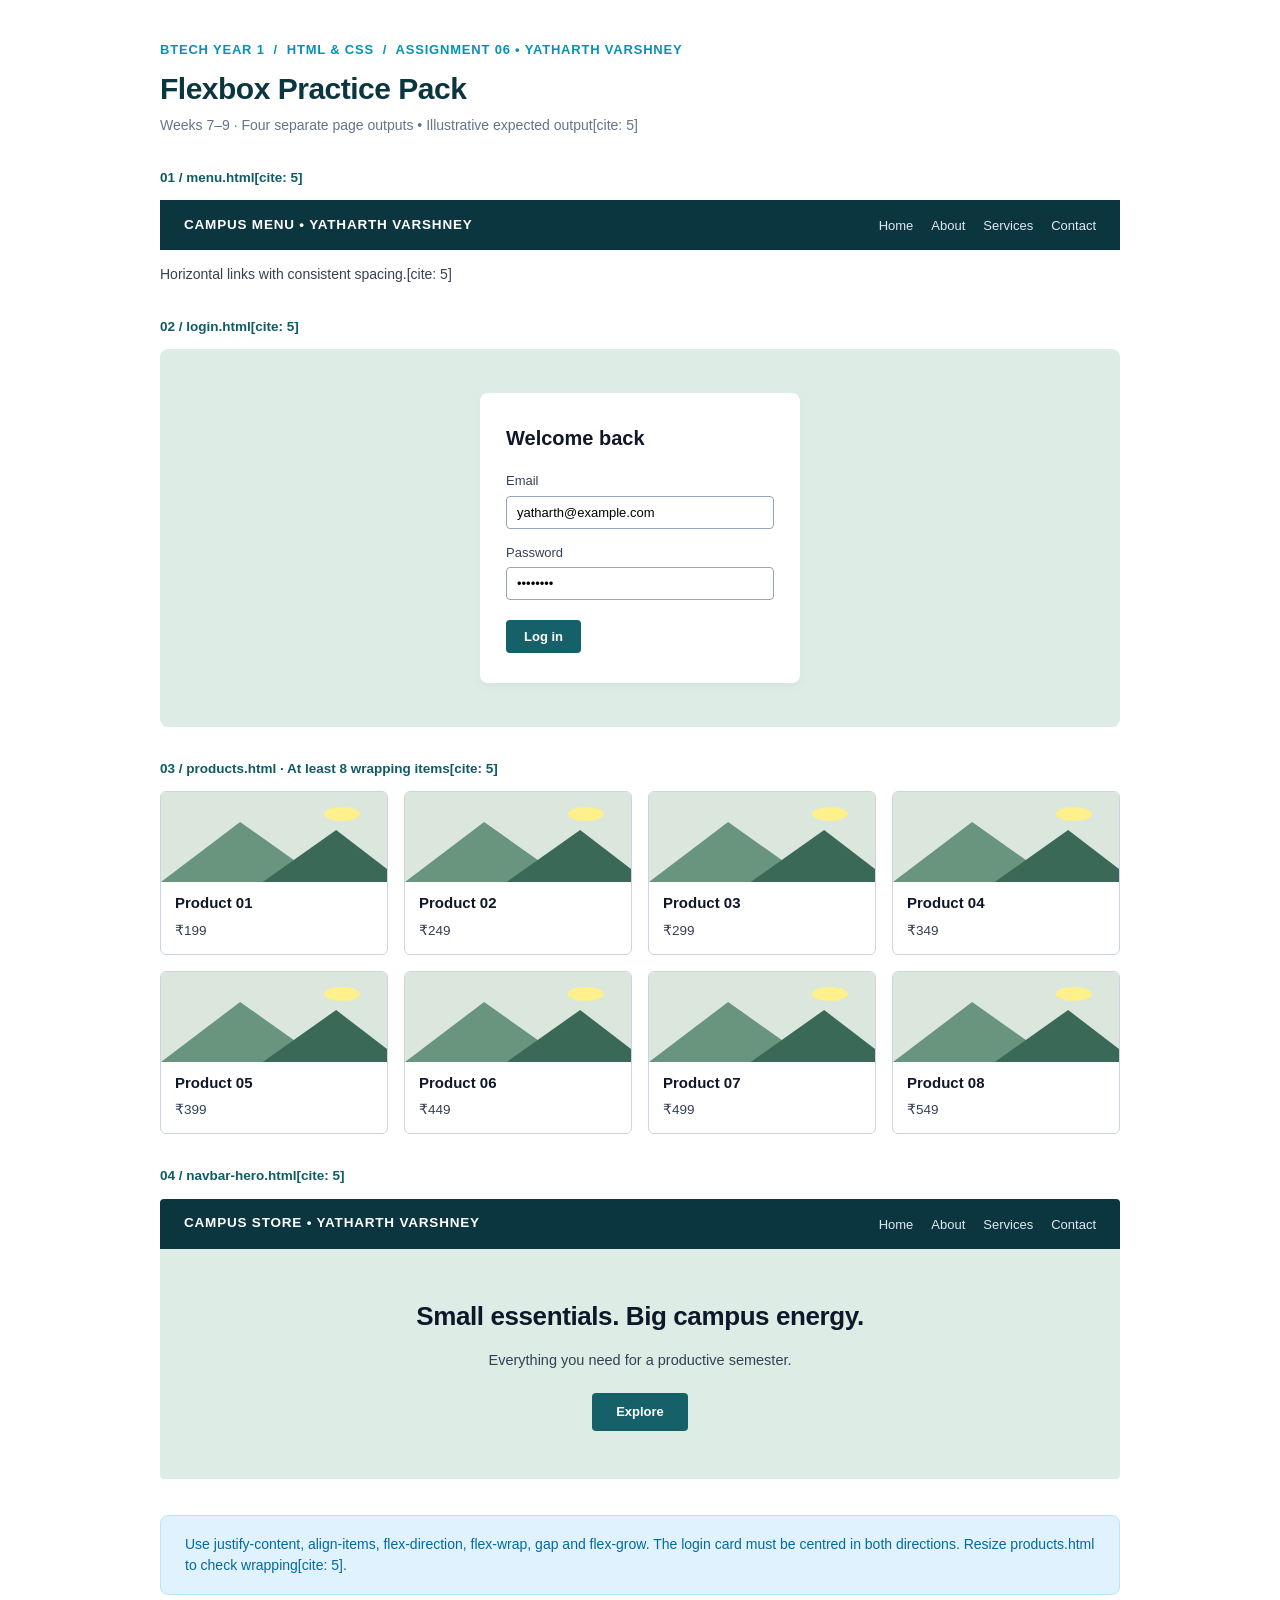
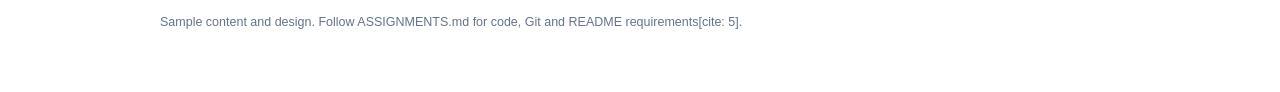
<file: assignment-6/Index.html>
<!DOCTYPE html>
<html lang="en">
<head>
  <meta charset="UTF-8">
  <meta name="viewport" content="width=device-width, initial-scale=1.0">
  <title>BTECH YEAR 1 / HTML & CSS / ASSIGNMENT 06 - Yatharth Varshney</title>
  <style>
    :root {
      --color-brand-cyan: #0891b2;
      --color-nav-bg: #0c363f;
      --color-hero-bg: #ddede5;
      --color-teal-btn: #166069;
      --color-teal-btn-hover: #0f464d;
      --color-text-dark: #0f172a;
      --color-text-body: #334155;
      --color-text-muted: #64748b;
      --color-border: #cbd5e1;
      --color-callout-bg: #e0f2fe;
      --color-callout-border: #bae6fd;
      --color-callout-text: #0369a1;

      --font-family: -apple-system, BlinkMacSystemFont, "Segoe UI", Roboto, sans-serif;
    }

    * {
      box-sizing: border-box;
      margin: 0;
      padding: 0;
    }

    body {
      background-color: #ffffff;
      font-family: var(--font-family);
      color: var(--color-text-body);
      line-height: 1.5;
      padding: 40px 28px 60px 28px;
    }

    .container {
      max-width: 960px;
      margin: 0 auto;
    }

    /* Meta Header */
    .meta-tag {
      color: var(--color-brand-cyan);
      font-size: 13px;
      font-weight: 700;
      letter-spacing: 0.8px;
      margin-bottom: 6px;
    }

    .main-title {
      font-size: 30px;
      font-weight: 800;
      color: #0c363f;
      letter-spacing: -0.5px;
      margin-bottom: 4px;
    }

    .meta-sub {
      color: var(--color-text-muted);
      font-size: 14px;
      margin-bottom: 28px;
    }

    .section-label {
      font-size: 13.5px;
      font-weight: 700;
      color: #0e5b66;
      margin-top: 32px;
      margin-bottom: 12px;
    }

    /* Shared Navbar */
    .shared-navbar {
      display: flex;
      justify-content: space-between;
      align-items: center;
      background-color: var(--color-nav-bg);
      color: #ffffff;
      padding: 13px 24px;
    }

    .shared-navbar .brand {
      font-weight: 800;
      font-size: 13.5px;
      letter-spacing: 0.8px;
    }

    .shared-navbar .nav-links {
      display: flex;
      gap: 18px;
      list-style: none;
    }

    .shared-navbar .nav-links a {
      color: #e2e8f0;
      text-decoration: none;
      font-size: 13px;
      font-weight: 500;
      transition: color 0.2s ease;
    }

    .shared-navbar .nav-links a:hover {
      color: #ffffff;
      text-decoration: underline;
    }

    /* 01: menu.html */
    .menu-caption {
      margin-top: 14px;
      font-size: 14px;
      color: var(--color-text-body);
    }

    /* 02: login.html */
    .login-stage {
      background-color: var(--color-hero-bg);
      border-radius: 8px;
      padding: 44px 20px;
      display: flex;
      justify-content: center;
      align-items: center;
    }

    .login-card {
      background: #ffffff;
      width: 100%;
      max-width: 320px;
      padding: 30px 26px;
      border-radius: 8px;
      box-shadow: 0 4px 10px rgba(0, 0, 0, 0.04);
    }

    .login-card h3 {
      font-size: 20px;
      font-weight: 800;
      color: var(--color-text-dark);
      margin-bottom: 18px;
    }

    .form-group {
      margin-bottom: 14px;
    }

    .form-group label {
      display: block;
      font-size: 13px;
      color: var(--color-text-body);
      font-weight: 500;
      margin-bottom: 5px;
    }

    .form-group input {
      width: 100%;
      padding: 8px 10px;
      border: 1px solid #94a3b8;
      border-radius: 4px;
      font-size: 13px;
    }

    .form-group input:focus {
      outline: none;
      border-color: var(--color-teal-btn);
    }

    .btn-login {
      background-color: var(--color-teal-btn);
      color: #ffffff;
      border: none;
      padding: 9px 18px;
      border-radius: 4px;
      font-size: 13px;
      font-weight: 600;
      cursor: pointer;
      margin-top: 6px;
      transition: background-color 0.2s ease;
    }

    .btn-login:hover {
      background-color: var(--color-teal-btn-hover);
    }

    /* 03: products.html */
    .products-flex {
      display: flex;
      flex-wrap: wrap;
      gap: 16px;
    }

    .product-box {
      flex: 1 1 calc(25% - 16px);
      min-width: 190px;
      background: #ffffff;
      border: 1px solid var(--color-border);
      border-radius: 6px;
      overflow: hidden;
      display: flex;
      flex-direction: column;
    }

    .product-art {
      width: 100%;
      height: 90px;
      background-color: #dbe6dc;
    }

    .product-art svg {
      width: 100%;
      height: 100%;
      display: block;
    }

    .product-meta {
      padding: 10px 14px 12px 14px;
    }

    .product-meta h4 {
      font-size: 15px;
      font-weight: 700;
      color: var(--color-text-dark);
      margin-bottom: 3px;
    }

    .product-meta span {
      font-size: 13.5px;
      color: var(--color-text-body);
    }

    /* 04: navbar-hero.html */
    .hero-container {
      border-radius: 4px;
      overflow: hidden;
    }

    .hero-inner {
      background-color: var(--color-hero-bg);
      padding: 48px 20px;
      display: flex;
      flex-direction: column;
      align-items: center;
      justify-content: center;
      gap: 14px;
      text-align: center;
    }

    .hero-inner h2 {
      font-size: 26px;
      font-weight: 800;
      color: var(--color-text-dark);
      letter-spacing: -0.4px;
    }

    .hero-inner p {
      font-size: 14.5px;
      color: var(--color-text-body);
    }

    .btn-explore {
      background-color: var(--color-teal-btn);
      color: #ffffff;
      padding: 9px 24px;
      border-radius: 4px;
      text-decoration: none;
      font-size: 13px;
      font-weight: 600;
      margin-top: 8px;
      transition: background-color 0.2s ease;
    }

    .btn-explore:hover {
      background-color: var(--color-teal-btn-hover);
    }

    /* Information Callout */
    .info-callout {
      margin-top: 36px;
      padding: 18px 24px;
      background-color: var(--color-callout-bg);
      border: 1px solid var(--color-callout-border);
      border-radius: 8px;
      color: var(--color-callout-text);
      font-size: 14px;
      line-height: 1.5;
    }

    .assignment-footnote {
      margin-top: 18px;
      font-size: 12.5px;
      color: var(--color-text-muted);
    }
  </style>
</head>
<body>

  <div class="container">

    <!-- Meta Header -->
    <p class="meta-tag">BTECH YEAR 1 &nbsp;/&nbsp; HTML &amp; CSS &nbsp;/&nbsp; ASSIGNMENT 06 &bull; YATHARTH VARSHNEY</p>
    <h1 class="main-title">Flexbox Practice Pack</h1>
    <p class="meta-sub">Weeks 7–9 &middot; Four separate page outputs &bull; Illustrative expected output[cite: 5]</p>

    <!-- 01 / menu.html -->
    <div class="section-label">01 / menu.html[cite: 5]</div>
    <nav class="shared-navbar">
      <div class="brand">CAMPUS MENU &bull; YATHARTH VARSHNEY</div>
      <ul class="nav-links">
        <li><a href="#">Home</a></li>
        <li><a href="#">About</a></li>
        <li><a href="#">Services</a></li>
        <li><a href="#">Contact</a></li>
      </ul>
    </nav>
    <p class="menu-caption">Horizontal links with consistent spacing.[cite: 5]</p>

    <!-- 02 / login.html -->
    <div class="section-label">02 / login.html[cite: 5]</div>
    <div class="login-stage">
      <div class="login-card">
        <h3>Welcome back</h3>
        <form action="#" method="post">
          <div class="form-group">
            <label for="user-email">Email</label>
            <input type="email" id="user-email" value="yatharth@example.com">
          </div>
          <div class="form-group">
            <label for="user-pass">Password</label>
            <input type="password" id="user-pass" value="••••••••">
          </div>
          <button type="button" class="btn-login">Log in</button>
        </form>
      </div>
    </div>

    <!-- 03 / products.html -->
    <div class="section-label">03 / products.html &middot; At least 8 wrapping items[cite: 5]</div>
    <div class="products-flex">
      <div class="product-box">
        <div class="product-art">
          <svg viewBox="0 0 200 90" preserveAspectRatio="none">
            <ellipse cx="160" cy="22" rx="16" ry="7" fill="#fef08a" />
            <polygon points="0,90 70,30 145,90" fill="#69947e" />
            <polygon points="90,90 155,38 215,90" fill="#3b6957" />
          </svg>
        </div>
        <div class="product-meta">
          <h4>Product 01</h4>
          <span>₹199</span>
        </div>
      </div>

      <div class="product-box">
        <div class="product-art">
          <svg viewBox="0 0 200 90" preserveAspectRatio="none">
            <ellipse cx="160" cy="22" rx="16" ry="7" fill="#fef08a" />
            <polygon points="0,90 70,30 145,90" fill="#69947e" />
            <polygon points="90,90 155,38 215,90" fill="#3b6957" />
          </svg>
        </div>
        <div class="product-meta">
          <h4>Product 02</h4>
          <span>₹249</span>
        </div>
      </div>

      <div class="product-box">
        <div class="product-art">
          <svg viewBox="0 0 200 90" preserveAspectRatio="none">
            <ellipse cx="160" cy="22" rx="16" ry="7" fill="#fef08a" />
            <polygon points="0,90 70,30 145,90" fill="#69947e" />
            <polygon points="90,90 155,38 215,90" fill="#3b6957" />
          </svg>
        </div>
        <div class="product-meta">
          <h4>Product 03</h4>
          <span>₹299</span>
        </div>
      </div>

      <div class="product-box">
        <div class="product-art">
          <svg viewBox="0 0 200 90" preserveAspectRatio="none">
            <ellipse cx="160" cy="22" rx="16" ry="7" fill="#fef08a" />
            <polygon points="0,90 70,30 145,90" fill="#69947e" />
            <polygon points="90,90 155,38 215,90" fill="#3b6957" />
          </svg>
        </div>
        <div class="product-meta">
          <h4>Product 04</h4>
          <span>₹349</span>
        </div>
      </div>

      <div class="product-box">
        <div class="product-art">
          <svg viewBox="0 0 200 90" preserveAspectRatio="none">
            <ellipse cx="160" cy="22" rx="16" ry="7" fill="#fef08a" />
            <polygon points="0,90 70,30 145,90" fill="#69947e" />
            <polygon points="90,90 155,38 215,90" fill="#3b6957" />
          </svg>
        </div>
        <div class="product-meta">
          <h4>Product 05</h4>
          <span>₹399</span>
        </div>
      </div>

      <div class="product-box">
        <div class="product-art">
          <svg viewBox="0 0 200 90" preserveAspectRatio="none">
            <ellipse cx="160" cy="22" rx="16" ry="7" fill="#fef08a" />
            <polygon points="0,90 70,30 145,90" fill="#69947e" />
            <polygon points="90,90 155,38 215,90" fill="#3b6957" />
          </svg>
        </div>
        <div class="product-meta">
          <h4>Product 06</h4>
          <span>₹449</span>
        </div>
      </div>

      <div class="product-box">
        <div class="product-art">
          <svg viewBox="0 0 200 90" preserveAspectRatio="none">
            <ellipse cx="160" cy="22" rx="16" ry="7" fill="#fef08a" />
            <polygon points="0,90 70,30 145,90" fill="#69947e" />
            <polygon points="90,90 155,38 215,90" fill="#3b6957" />
          </svg>
        </div>
        <div class="product-meta">
          <h4>Product 07</h4>
          <span>₹499</span>
        </div>
      </div>

      <div class="product-box">
        <div class="product-art">
          <svg viewBox="0 0 200 90" preserveAspectRatio="none">
            <ellipse cx="160" cy="22" rx="16" ry="7" fill="#fef08a" />
            <polygon points="0,90 70,30 145,90" fill="#69947e" />
            <polygon points="90,90 155,38 215,90" fill="#3b6957" />
          </svg>
        </div>
        <div class="product-meta">
          <h4>Product 08</h4>
          <span>₹549</span>
        </div>
      </div>
    </div>

    <!-- 04 / navbar-hero.html -->
    <div class="section-label">04 / navbar-hero.html[cite: 5]</div>
    <div class="hero-container">
      <nav class="shared-navbar">
        <div class="brand">CAMPUS STORE &bull; YATHARTH VARSHNEY</div>
        <ul class="nav-links">
          <li><a href="#">Home</a></li>
          <li><a href="#">About</a></li>
          <li><a href="#">Services</a></li>
          <li><a href="#">Contact</a></li>
        </ul>
      </nav>

      <div class="hero-inner">
        <h2>Small essentials. Big campus energy.</h2>
        <p>Everything you need for a productive semester.</p>
        <a href="#" class="btn-explore">Explore</a>
      </div>
    </div>

    <!-- Callout Box -->
    <div class="info-callout">
      Use justify-content, align-items, flex-direction, flex-wrap, gap and flex-grow. The login card must be centred in both directions. Resize products.html to check wrapping[cite: 5].
    </div>

    <div class="assignment-footnote">
      Sample content and design. Follow ASSIGNMENTS.md for code, Git and README requirements[cite: 5].
    </div>

  </div>

</body>
</html>
</file>
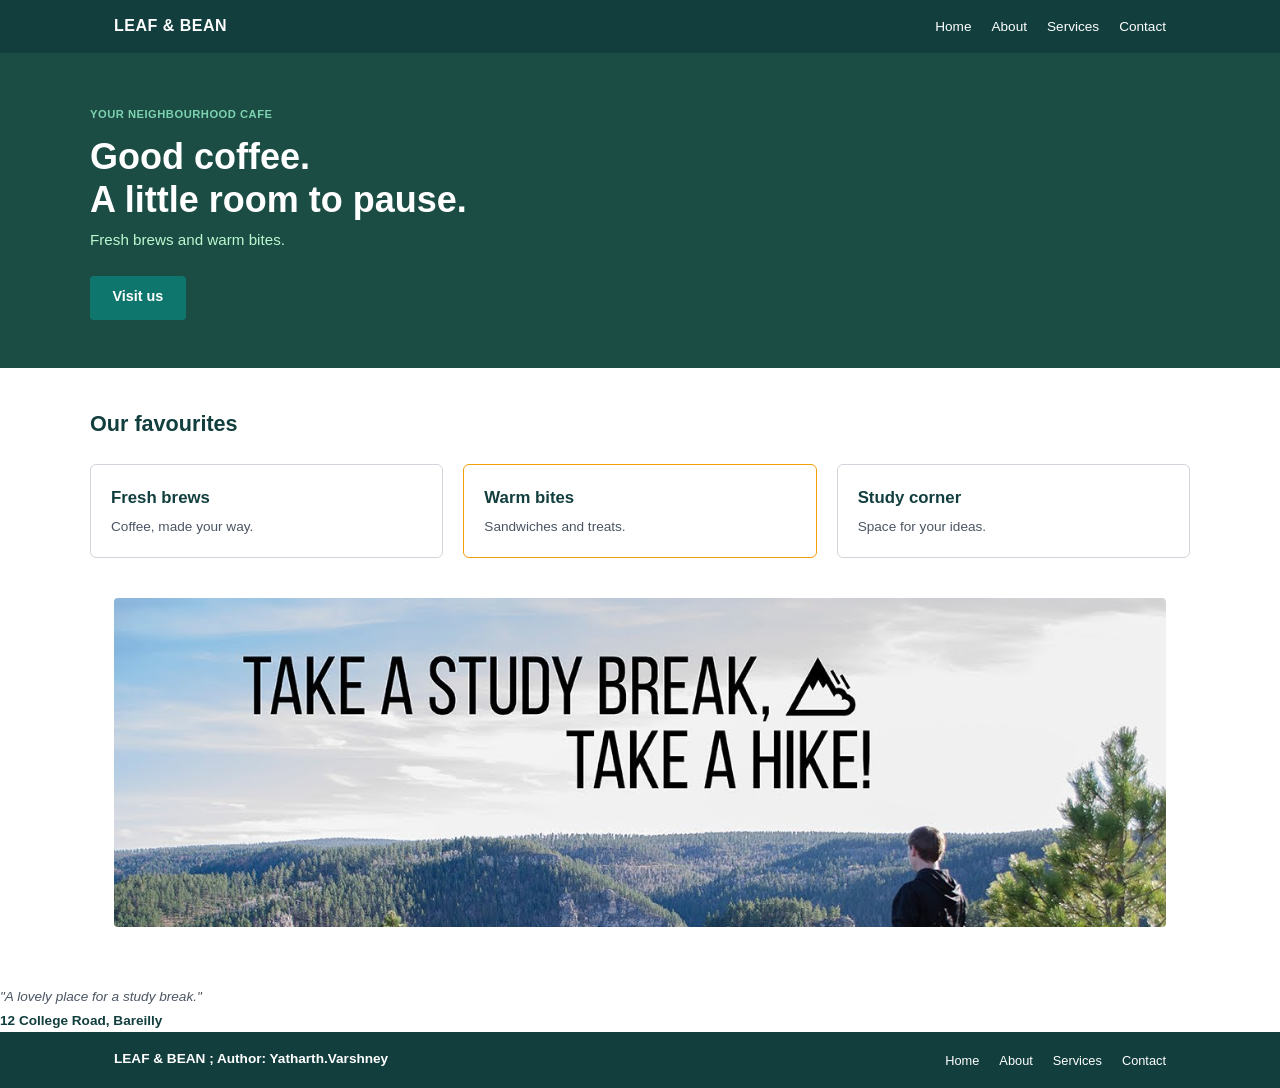
<file: assignment-8/Index.html>
<!DOCTYPE html>
<html lang="en">
<head>
  <meta charset="UTF-8">
  <meta name="viewport" content="width=device-width, initial-scale=1.0">
  <meta name="author" content="Yatharth.Varshney">
  <title>LEAF & BEAN | Responsive Café</title>
  <style>
    /* --------------------------------------------------
       CSS RESET & BASE SETUP
       -------------------------------------------------- */
    *, *::before, *::after {
      box-sizing: border-box;
      margin: 0;
      padding: 0;
    }

    html, body {
      max-width: 100%;
      overflow-x: hidden; /* Fix: eliminates horizontal scroll */
      font-family: -apple-system, BlinkMacSystemFont, "Segoe UI", Roboto, Helvetica, Arial, sans-serif;
      background-color: #ffffff;
      color: #1a2e26;
      line-height: 1.5;
    }

    /* Fix: prevents image overflow */
    img, svg {
      max-width: 100%;
      height: auto;
      display: block;
    }

    .container {
      width: 100%;
      max-width: 1100px;
      margin: 0 auto;
      padding: 0 1.5rem;
    }

    /* --------------------------------------------------
       HEADER & NAVIGATION (Desktop Default)
       -------------------------------------------------- */
    header {
      background-color: #123e3e;
      color: #ffffff;
    }

    .nav-wrapper {
      display: flex;
      justify-content: space-between;
      align-items: center;
      padding: 0.9rem 1.5rem;
      max-width: 1100px;
      margin: 0 auto;
    }

    .brand {
      font-size: 1rem;
      font-weight: 800;
      letter-spacing: 0.5px;
      text-transform: uppercase;
    }

    nav ul {
      display: flex;
      list-style: none;
      gap: 1.25rem;
    }

    nav a {
      color: #ffffff;
      text-decoration: none;
      font-size: 0.85rem;
      transition: opacity 0.2s;
    }

    nav a:hover {
      opacity: 0.8;
    }

    /* --------------------------------------------------
       HERO BANNER
       -------------------------------------------------- */
    .hero {
      background-color: #1b4d45;
      color: #ffffff;
      padding: 3rem 1.5rem;
    }

    .hero-content {
      max-width: 1100px;
      margin: 0 auto;
    }

    .badge {
      display: inline-block;
      font-size: 0.7rem;
      font-weight: 700;
      letter-spacing: 0.5px;
      text-transform: uppercase;
      color: #7dd3b0;
      margin-bottom: 0.75rem;
    }

    .hero h1 {
      font-size: 2.25rem;
      font-weight: 800;
      line-height: 1.2;
      margin-bottom: 0.5rem;
    }

    .hero p {
      font-size: 0.95rem;
      color: #bbf7d0;
      margin-bottom: 1.5rem;
    }

    .hero-actions {
      display: flex;
      gap: 1rem;
      flex-wrap: wrap;
    }

    .btn {
      display: inline-block;
      min-height: 44px; /* Accessible touch target */
      padding: 0.65rem 1.4rem;
      font-size: 0.9rem;
      font-weight: 600;
      border-radius: 4px;
      text-decoration: none;
      cursor: pointer;
      border: none;
      line-height: 1.5;
    }

    .btn-primary {
      background-color: #0f766e;
      color: #ffffff;
    }

    .btn-primary:hover {
      background-color: #115e59;
    }

    /* --------------------------------------------------
       FAVOURITES SECTION (Desktop: 3 Columns)
       -------------------------------------------------- */
    .favourites {
      padding: 2.5rem 0;
    }

    .section-heading {
      font-size: 1.35rem;
      font-weight: 800;
      color: #123e3e;
      margin-bottom: 1.5rem;
    }

    .card-grid {
      display: grid;
      grid-template-columns: repeat(3, 1fr);
      gap: 1.25rem;
    }

    .card {
      border: 1px solid #d1d5db;
      border-radius: 6px;
      padding: 1.25rem;
      background-color: #ffffff;
    }

    .card.highlight {
      border-color: #f59e0b; /* Accent card border from sample */
    }

    .card h3 {
      font-size: 1.05rem;
      font-weight: 700;
      color: #123e3e;
      margin-bottom: 0.4rem;
    }

    .card p {
      font-size: 0.85rem;
      color: #4b5563;
    }

    /* --------------------------------------------------
       LANDSCAPE BANNER & QUOTE
       -------------------------------------------------- */
    .illustration-section {
      padding-bottom: 2.5rem;
    }

    .art-banner {
      background-color: #dcece3;
      border-radius: 4px;
      overflow: hidden;
      aspect-ratio: 16 / 5;
      margin-bottom: 1.25rem;
    }

    .art-banner svg {
      width: 100%;
      height: 100%;
    }

    .quote-block {
      font-size: 0.85rem;
      color: #4b5563;
      font-style: italic;
      margin-bottom: 0.25rem;
    }

    .address-line {
      font-size: 0.85rem;
      font-weight: 600;
      color: #123e3e;
    }

    /* --------------------------------------------------
       FOOTER (Desktop)
       -------------------------------------------------- */
    footer {
      background-color: #123e3e;
      color: #ffffff;
      padding: 1rem 0;
    }

    .footer-wrapper {
      display: flex;
      justify-content: space-between;
      align-items: center;
      max-width: 1100px;
      margin: 0 auto;
      padding: 0 1.5rem;
    }

    .footer-wrapper span {
      font-size: 0.85rem;
      font-weight: 700;
    }

    footer nav ul {
      display: flex;
      list-style: none;
      gap: 1.25rem;
    }

    footer nav a {
      color: #ffffff;
      text-decoration: none;
      font-size: 0.8rem;
    }

    /* ==================================================
       BREAKPOINT 1: TABLET (max-width: 768px)
       ================================================== */
    @media (max-width: 768px) {
      .hero {
        padding: 2.5rem 1.5rem;
      }

      .hero h1 {
        font-size: 1.85rem;
      }

      /* Reflow cards to prevent cramped cards */
      .card-grid {
        grid-template-columns: repeat(3, 1fr);
        gap: 0.75rem;
      }

      .card {
        padding: 1rem;
      }

      .card h3 {
        font-size: 0.95rem;
      }

      .card p {
        font-size: 0.8rem;
      }
    }

    /* ==================================================
       BREAKPOINT 2: MOBILE (max-width: 480px / 375px)
       ================================================== */
    @media (max-width: 480px) {
      /* Fix 1: Navigation links wrap cleanly within viewport */
      .nav-wrapper {
        flex-direction: column;
        align-items: flex-start;
        gap: 0.65rem;
        padding: 1rem;
      }

      nav ul {
        flex-wrap: wrap;
        gap: 0.75rem;
      }

      nav a {
        font-size: 0.8rem;
      }

      /* Fix 2: Adjust hero scale to avoid cramped mobile text */
      .hero {
        padding: 2rem 1rem;
      }

      .hero h1 {
        font-size: 1.6rem;
      }

      .hero p {
        font-size: 0.9rem;
      }

      /* Fix 3: Touch targets & spacing for mobile buttons */
      .hero-actions {
        flex-direction: column;
        gap: 0.75rem;
      }

      .btn {
        width: 100%;
        text-align: center;
      }

      /* Fix 4: Stack cards into 1 column */
      .card-grid {
        grid-template-columns: 1fr;
        gap: 0.85rem;
      }

      .card {
        padding: 1rem 1.25rem;
      }

      /* Adjust art aspect ratio for phone screens */
      .art-banner {
        aspect-ratio: 16 / 9;
      }

      /* Fix 5: Footer stacking */
      .footer-wrapper {
        flex-direction: column;
        align-items: flex-start;
        gap: 0.75rem;
        padding: 1rem;
      }

      footer nav ul {
        flex-wrap: wrap;
        gap: 0.75rem;
      }
    }
  </style>
</head>
<body>

  <!-- Header / Navigation Bar -->
  <header>
    <div class="nav-wrapper">
      <div class="brand">LEAF & BEAN</div>
      <nav>
        <ul>
          <li><a href="#home">Home</a></li>
          <li><a href="#about">About</a></li>
          <li><a href="#services">Services</a></li>
          <li><a href="#contact">Contact</a></li>
        </ul>
      </nav>
    </div>
  </header>

  <!-- Hero Section -->
  <section class="hero">
    <div class="hero-content">
      <span class="badge">YOUR NEIGHBOURHOOD CAFE</span>
      <h1>Good coffee.<br>A little room to pause.</h1>
      <p>Fresh brews and warm bites.</p>
      <div class="hero-actions">
        <a href="#visit" class="btn btn-primary">Visit us</a>
      </div>
    </div>
  </section>

  <!-- Main Content: Favourites -->
  <main class="container favourites">
    <h2 class="section-heading">Our favourites</h2>
    <div class="card-grid">
      <div class="card">
        <h3>Fresh brews</h3>
        <p>Coffee, made your way.</p>
      </div>
      <div class="card highlight">
        <h3>Warm bites</h3>
        <p>Sandwiches and treats.</p>
      </div>
      <div class="card">
        <h3>Study corner</h3>
        <p>Space for your ideas.</p>
      </div>
    </div>
  </main>

  <!-- Illustration & Location -->
  <section class="container illustration-section">
    <div class="art-banner">
      <img src="./src/A-lovely-place..jpg" alt="Illustration of a café scene"/>
    </div>
  </section>
      </svg>
    </div>
    <p class="quote-block">"A lovely place for a study break."</p>
    <p class="address-line">12 College Road, Bareilly</p>
  </section>

  <!-- Footer -->
  <footer>
    <div class="footer-wrapper">
      <span>LEAF & BEAN ; Author: Yatharth.Varshney</span>
      <nav>
        <ul>
          <li><a href="#home">Home</a></li>
          <li><a href="#about">About</a></li>
          <li><a href="#services">Services</a></li>
          <li><a href="#contact">Contact</a></li>
        </ul>
      </nav>
    </div>
  </footer>

</body>
</html>
</file>
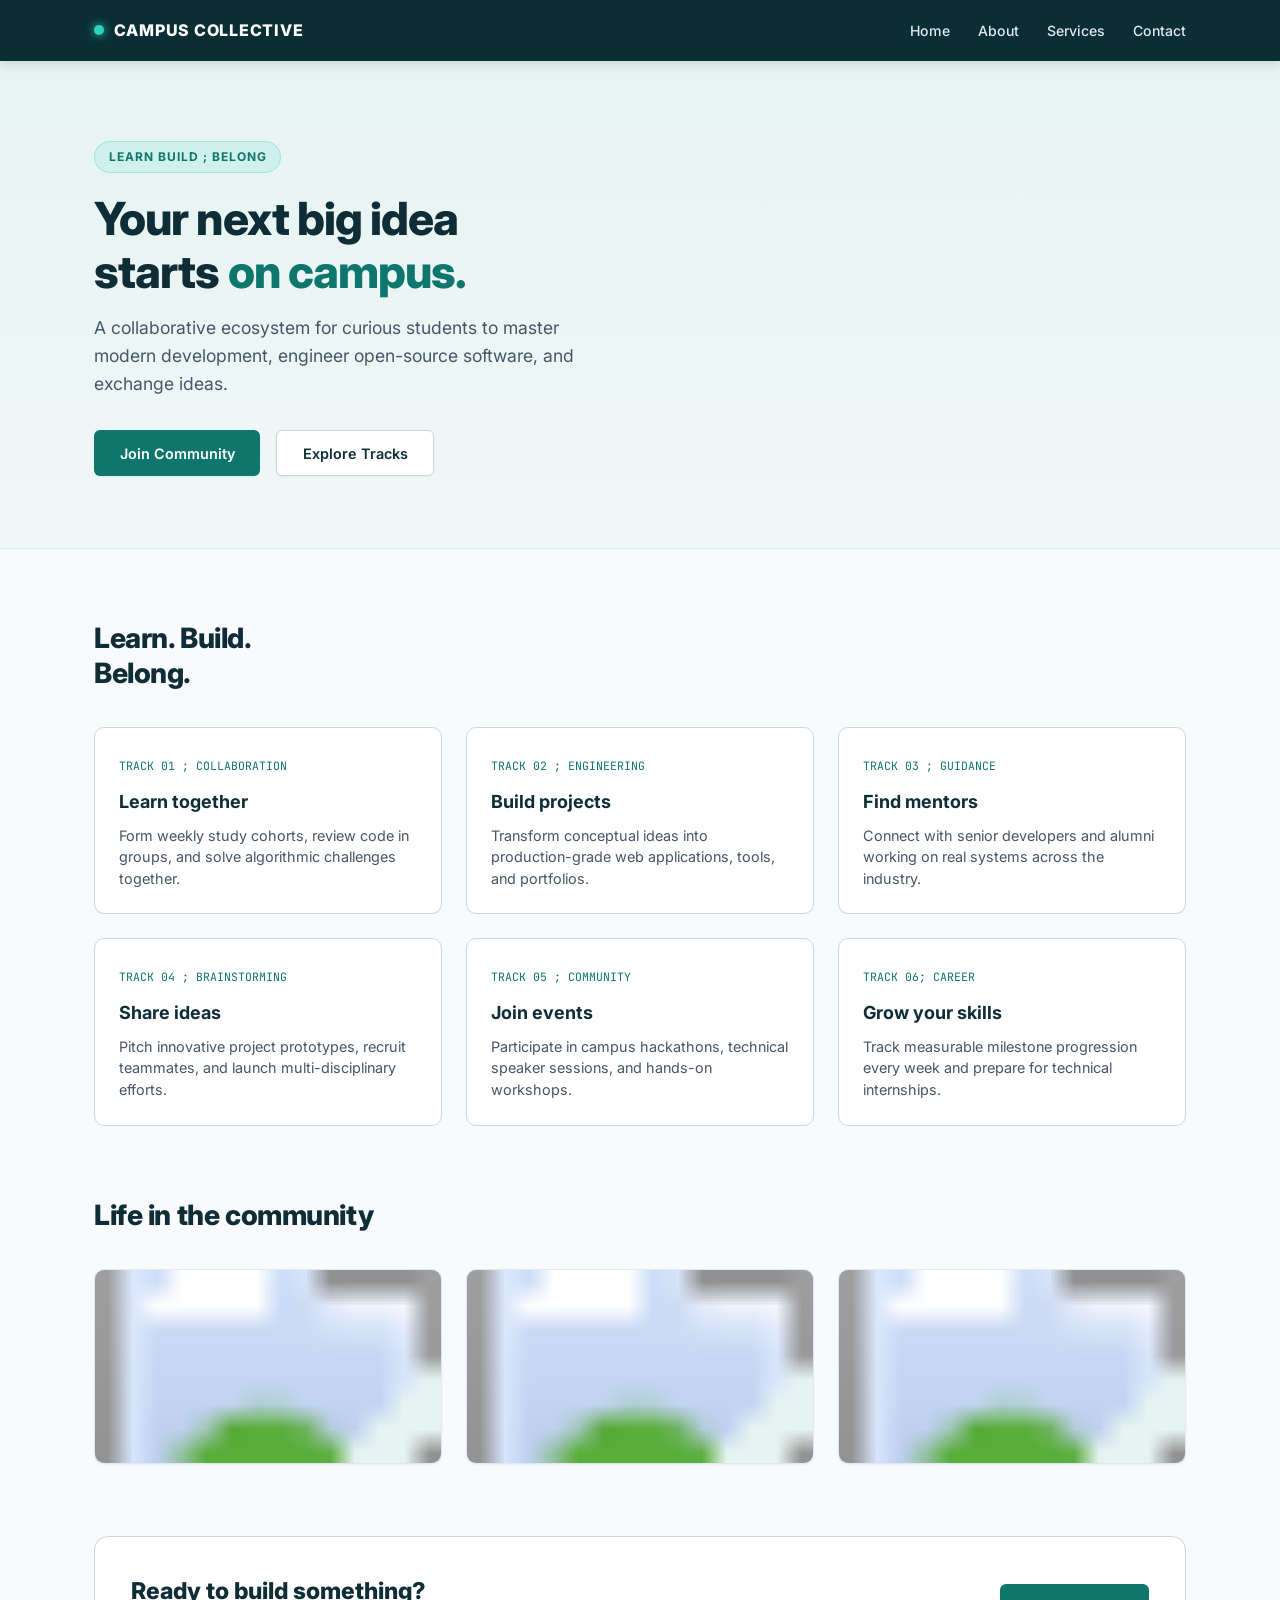
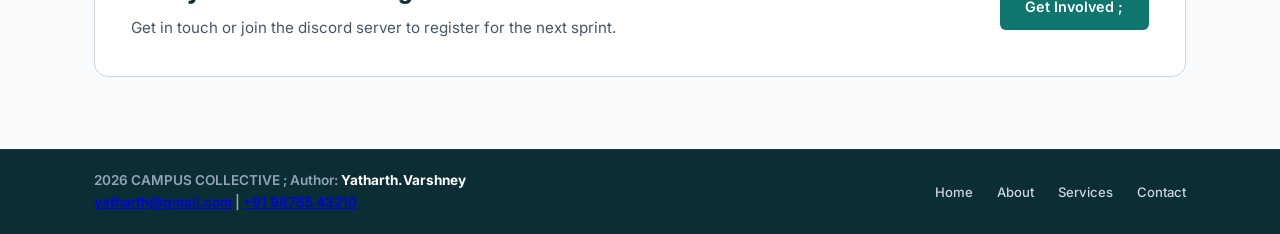
<file: assignment-9/index.html>
<!DOCTYPE html>
<html lang="en">
<head>
  <meta charset="UTF-8">
  <meta name="viewport" content="width=device-width, initial-scale=1.0">
  <meta name="description" content="Campus Collective - A modern responsive ecosystem for students to collaborate, build projects, and find mentors.">
  <meta name="author" content="Yatharth.Varshney">
  <title>Assignment 9 | Campus Collective (Enhanced)</title>

  <!-- Google Fonts: Inter -->
  <link rel="preconnect" href="https://fonts.googleapis.com">
  <link rel="preconnect" href="https://fonts.gstatic.com" crossorigin>
  <link href="https://fonts.googleapis.com/css2?family=Inter:wght@400;500;600;700;800&family=JetBrains+Mono:wght@500;700&display=swap" rel="stylesheet">

  <style>
    /* ==================================================
       DESIGN TOKENS & SYSTEM VARIABLES
       ================================================== */
    :root {
      --font-sans: 'Inter', -apple-system, BlinkMacSystemFont, 'Segoe UI', Roboto, sans-serif;
      --font-mono: 'JetBrains Mono', monospace;

      /* Color Palette */
      --brand-header: #0a2e33;
      --brand-teal: #0f766e;
      --brand-teal-hover: #115e59;
      --brand-accent: #2dd4bf;
      --brand-badge-bg: rgba(45, 212, 191, 0.12);
      
      --bg-body: #f8fafc;
      --bg-surface: #ffffff;
      --bg-hero: #e6f4f1;
      --bg-card: #ffffff;
      
      --border-subtle: #e2e8f0;
      --border-card: #cbd5e1;
      --border-focus: #0f766e;

      --text-main: #0f2d37;
      --text-muted: #475569;
      --text-light: #ffffff;

      --shadow-sm: 0 1px 2px 0 rgba(0, 0, 0, 0.05);
      --shadow-md: 0 4px 6px -1px rgba(0, 0, 0, 0.07), 0 2px 4px -2px rgba(0, 0, 0, 0.05);
      --shadow-lg: 0 10px 15px -3px rgba(15, 118, 110, 0.08), 0 4px 6px -4px rgba(0, 0, 0, 0.04);

      --radius-sm: 6px;
      --radius-md: 10px;
      --radius-lg: 14px;
      
      --transition-standard: all 0.25s cubic-bezier(0.16, 1, 0.3, 1);
      --max-width: 1140px;
    }

    /* --------------------------------------------------
       RESET & ACCESSIBILITY DEFAULTS
       -------------------------------------------------- */
    *, *::before, *::after {
      box-sizing: border-box;
      margin: 0;
      padding: 0;
    }

    html {
      scroll-behavior: smooth;
    }

    body {
      width: 100%;
      min-height: 100vh;
      overflow-x: hidden;
      font-family: var(--font-sans);
      background-color: var(--bg-body);
      color: var(--text-main);
      line-height: 1.6;
      -webkit-font-smoothing: antialiased;
    }

    img, svg {
      max-width: 100%;
      height: auto;
      display: block;
    }

    .container {
      width: 100%;
      max-width: var(--max-width);
      margin: 0 auto;
      padding: 0 1.5rem;
    }

    /* --------------------------------------------------
       HEADER & NAVIGATION (Flexbox)
       -------------------------------------------------- */
    header {
      background-color: var(--brand-header);
      position: sticky;
      top: 0;
      z-index: 50;
      box-shadow: 0 2px 10px rgba(0, 0, 0, 0.15);
    }

    .navbar {
      display: flex;
      justify-content: space-between;
      align-items: center;
      padding: 1.1rem 1.5rem;
      max-width: var(--max-width);
      margin: 0 auto;
    }

    .brand-logo {
      display: flex;
      align-items: center;
      gap: 0.6rem;
      font-size: 1rem;
      font-weight: 800;
      letter-spacing: 0.75px;
      color: var(--text-light);
      text-decoration: none;
      text-transform: uppercase;
    }

    .brand-icon {
      width: 10px;
      height: 10px;
      border-radius: 50%;
      background-color: var(--brand-accent);
      box-shadow: 0 0 10px var(--brand-accent);
    }

    .nav-links {
      display: flex;
      align-items: center;
      list-style: none;
      gap: 1.75rem;
    }

    .nav-links a {
      color: #e2e8f0;
      text-decoration: none;
      font-size: 0.88rem;
      font-weight: 500;
      transition: var(--transition-standard);
      position: relative;
    }

    .nav-links a::after {
      content: '';
      position: absolute;
      width: 0%;
      height: 2px;
      bottom: -4px;
      left: 0;
      background-color: var(--brand-accent);
      transition: var(--transition-standard);
    }

    .nav-links a:hover {
      color: var(--text-light);
    }

    .nav-links a:hover::after {
      width: 100%;
    }

    /* --------------------------------------------------
       HERO BANNER
       -------------------------------------------------- */
    .hero {
      background: linear-gradient(180deg, var(--bg-hero) 0%, rgba(230, 244, 241, 0.45) 100%);
      padding: 5rem 0 4.5rem;
      border-bottom: 1px solid var(--border-subtle);
    }

    .hero-content {
      max-width: 680px;
    }

    .hero-badge {
      display: inline-flex;
      align-items: center;
      gap: 0.5rem;
      padding: 0.35rem 0.85rem;
      border-radius: 9999px;
      background-color: var(--brand-badge-bg);
      border: 1px solid rgba(45, 212, 191, 0.3);
      font-size: 0.75rem;
      font-weight: 700;
      letter-spacing: 1px;
      color: var(--brand-teal);
      text-transform: uppercase;
      margin-bottom: 1.25rem;
    }

    .hero-title {
      font-size: 2.85rem;
      font-weight: 800;
      line-height: 1.15;
      letter-spacing: -0.02em;
      color: var(--text-main);
      margin-bottom: 1rem;
    }

    .hero-title span {
      color: var(--brand-teal);
    }

    .hero-desc {
      font-size: 1.1rem;
      color: var(--text-muted);
      margin-bottom: 2rem;
      max-width: 520px;
    }

    /* --------------------------------------------------
       ACTION BUTTONS (Flexbox)
       -------------------------------------------------- */
    .btn-action-wrapper {
      display: flex;
      align-items: center;
      gap: 1rem;
      flex-wrap: wrap;
    }

    .btn {
      display: inline-flex;
      align-items: center;
      justify-content: center;
      gap: 0.5rem;
      min-height: 46px;
      padding: 0.65rem 1.6rem;
      font-size: 0.9rem;
      font-weight: 600;
      border-radius: var(--radius-sm);
      text-decoration: none;
      border: none;
      cursor: pointer;
      box-shadow: var(--shadow-sm);
      transition: var(--transition-standard);
    }

    .btn-primary {
      background-color: var(--brand-teal);
      color: var(--text-light);
    }

    .btn-primary:hover {
      background-color: var(--brand-teal-hover);
      transform: translateY(-2px);
      box-shadow: var(--shadow-md);
    }

    .btn-secondary {
      background-color: var(--bg-surface);
      color: var(--text-main);
      border: 1px solid var(--border-card);
    }

    .btn-secondary:hover {
      border-color: var(--brand-teal);
      color: var(--brand-teal);
      transform: translateY(-2px);
    }

    /* --------------------------------------------------
       FEATURES & SERVICES SECTION (Grid & Flexbox)
       -------------------------------------------------- */
    .features-section {
      padding: 4.5rem 0 3rem;
    }

    .section-header {
      margin-bottom: 2.25rem;
    }

    .section-title {
      font-size: 1.75rem;
      font-weight: 800;
      letter-spacing: -0.015em;
      color: var(--text-main);
      line-height: 1.25;
    }

    .features-grid {
      display: grid;
      grid-template-columns: repeat(3, 1fr);
      gap: 1.5rem;
    }

    .feature-card {
      background-color: var(--bg-card);
      border: 1px solid var(--border-card);
      border-radius: var(--radius-md);
      padding: 1.5rem;
      display: flex;
      flex-direction: column;
      justify-content: space-between;
      transition: var(--transition-standard);
      position: relative;
    }

    .feature-card:hover {
      transform: translateY(-3px);
      box-shadow: var(--shadow-lg);
      border-color: var(--brand-teal);
    }

    .card-meta {
      font-family: var(--font-mono);
      font-size: 0.72rem;
      color: var(--brand-teal);
      text-transform: uppercase;
      margin-bottom: 0.75rem;
      display: inline-block;
    }

    .feature-card h3 {
      font-size: 1.125rem;
      font-weight: 700;
      color: var(--text-main);
      margin-bottom: 0.5rem;
    }

    .feature-card p {
      font-size: 0.9rem;
      color: var(--text-muted);
      line-height: 1.5;
    }

    /* --------------------------------------------------
       GALLERY GRID SECTION
       -------------------------------------------------- */
    .gallery-section {
      padding: 1.5rem 0 3.5rem;
    }

    .gallery-grid {
      display: grid;
      grid-template-columns: repeat(3, 1fr);
      gap: 1.5rem;
    }

    .gallery-item {
      background-color: var(--bg-hero);
      border-radius: var(--radius-md);
      overflow: hidden;
      aspect-ratio: 16 / 9;
      box-shadow: var(--shadow-sm);
      border: 1px solid var(--border-subtle);
      transition: var(--transition-standard);
    }

    .gallery-item:hover {
      box-shadow: var(--shadow-lg);
      transform: translateY(-2px);
    }

    .gallery-item svg {
      width: 100%;
      height: 100%;
      object-fit: cover;
    }

    /* --------------------------------------------------
       CALL TO ACTION BLOCK
       -------------------------------------------------- */
    .cta-section {
      padding: 1rem 0 4.5rem;
    }

    .cta-card {
      background: var(--bg-surface);
      border: 1px solid var(--border-card);
      border-radius: var(--radius-lg);
      padding: 2.25rem;
      display: flex;
      justify-content: space-between;
      align-items: center;
      gap: 2rem;
    }

    .cta-card h2 {
      font-size: 1.45rem;
      font-weight: 800;
      color: var(--text-main);
      margin-bottom: 0.35rem;
    }

    .cta-card p {
      font-size: 0.95rem;
      color: var(--text-muted);
    }

    /* --------------------------------------------------
       FOOTER (Flexbox)
       -------------------------------------------------- */
    footer {
      background-color: var(--brand-header);
      color: var(--text-light);
      padding: 1.25rem 0;
      border-top: 1px solid rgba(255, 255, 255, 0.08);
    }

    .footer-wrapper {
      display: flex;
      justify-content: space-between;
      align-items: center;
      max-width: var(--max-width);
      margin: 0 auto;
      padding: 0 1.5rem;
    }

    .footer-copy {
      font-size: 0.85rem;
      font-weight: 600;
      color: #94a3b8;
    }

    .footer-copy strong {
      color: var(--text-light);
    }

    .footer-nav {
      display: flex;
      list-style: none;
      gap: 1.5rem;
    }

    .footer-nav a {
      color: #cbd5e1;
      text-decoration: none;
      font-size: 0.82rem;
      font-weight: 500;
      transition: var(--transition-standard);
    }

    .footer-nav a:hover {
      color: var(--brand-accent);
    }

    /* ==================================================
       BREAKPOINT 1: TABLET (max-width: 768px)
       ================================================== */
    @media (max-width: 768px) {
      .hero {
        padding: 3.5rem 0;
      }

      .hero-title {
        font-size: 2.25rem;
      }

      /* 2-Column Responsive Reflow */
      .features-grid {
        grid-template-columns: repeat(2, 1fr);
        gap: 1.25rem;
      }

      .gallery-grid {
        grid-template-columns: repeat(2, 1fr);
        gap: 1.25rem;
      }

      .cta-card {
        flex-direction: column;
        align-items: flex-start;
      }
    }

    /* ==================================================
       BREAKPOINT 2: MOBILE (max-width: 480px / 375px)
       ================================================== */
    @media (max-width: 480px) {
      /* Stacked Mobile Navigation Bar */
      .navbar {
        flex-direction: column;
        align-items: flex-start;
        gap: 0.85rem;
        padding: 1.2rem 1rem;
      }

      .nav-links {
        width: 100%;
        display: flex;
        flex-wrap: wrap;
        gap: 0.85rem 1.25rem;
        padding-top: 0.5rem;
        border-top: 1px solid rgba(255, 255, 255, 0.1);
      }

      .hero {
        padding: 2.75rem 0;
      }

      .hero-title {
        font-size: 1.85rem;
      }

      .hero-desc {
        font-size: 0.95rem;
      }

      .btn-action-wrapper {
        flex-direction: column;
        width: 100%;
      }

      .btn {
        width: 100%;
      }

      /* Single Column Full Width for Cards & Visuals */
      .features-grid {
        grid-template-columns: 1fr;
        gap: 1rem;
      }

      .gallery-grid {
        grid-template-columns: 1fr;
        gap: 1rem;
      }

      /* Mobile Footer */
      .footer-wrapper {
        flex-direction: column;
        align-items: flex-start;
        gap: 1rem;
        padding: 1.2rem 1rem;
      }

      .footer-nav {
        flex-wrap: wrap;
        gap: 0.75rem 1.25rem;
      }
    }
  </style>
</head>
<body>

  <!-- Header / Navigation Bar (Flexbox) -->
  <header>
    <div class="navbar">
      <a href="#home" class="brand-logo">
        <span class="brand-icon"></span>
        CAMPUS COLLECTIVE
      </a>
      <nav aria-label="Main Navigation">
        <ul class="nav-links">
          <li><a href="#home">Home</a></li>
          <li><a href="#about">About</a></li>
          <li><a href="#services">Services</a></li>
          <li><a href="#contact">Contact</a></li>
        </ul>
      </nav>
    </div>
  </header>

  <!-- Hero Section -->
  <section id="home" class="hero">
    <div class="container">
      <div class="hero-content">
        <div class="hero-badge">Learn  Build ; Belong</div>
        <h1 class="hero-title">Your next big idea<br>starts <span>on campus.</span></h1>
        <p class="hero-desc">A collaborative ecosystem for curious students to master modern development, engineer open-source software, and exchange ideas.</p>
        <div class="btn-action-wrapper">
          <a href="#join" class="btn btn-primary">Join Community</a>
          <a href="#services" class="btn btn-secondary">Explore Tracks</a>
        </div>
      </div>
    </div>
  </section>

  <!-- Main Features Section (Grid & Flexbox) -->
  <main id="services" class="features-section">
    <div class="container">
      <div class="section-header">
        <h2 class="section-title">Learn. Build.<br>Belong.</h2>
      </div>

      <div class="features-grid">
        <article class="feature-card">
          <div>
            <span class="card-meta">Track 01 ; Collaboration</span>
            <h3>Learn together</h3>
            <p>Form weekly study cohorts, review code in groups, and solve algorithmic challenges together.</p>
          </div>
        </article>

        <article class="feature-card">
          <div>
            <span class="card-meta">Track 02 ; Engineering</span>
            <h3>Build projects</h3>
            <p>Transform conceptual ideas into production-grade web applications, tools, and portfolios.</p>
          </div>
        </article>

        <article class="feature-card">
          <div>
            <span class="card-meta">Track 03 ; Guidance</span>
            <h3>Find mentors</h3>
            <p>Connect with senior developers and alumni working on real systems across the industry.</p>
          </div>
        </article>

        <article class="feature-card">
          <div>
            <span class="card-meta">Track 04 ; Brainstorming</span>
            <h3>Share ideas</h3>
            <p>Pitch innovative project prototypes, recruit teammates, and launch multi-disciplinary efforts.</p>
          </div>
        </article>

        <article class="feature-card">
          <div>
            <span class="card-meta">Track 05 ; Community</span>
            <h3>Join events</h3>
            <p>Participate in campus hackathons, technical speaker sessions, and hands-on workshops.</p>
          </div>
        </article>

        <article class="feature-card">
          <div>
            <span class="card-meta">Track 06; Career</span>
            <h3>Grow your skills</h3>
            <p>Track measurable milestone progression every week and prepare for technical internships.</p>
          </div>
        </article>
      </div>
    </div>
  </main>

  <!-- Life in the Community Gallery (Grid) -->
  <section class="gallery-section">
    <div class="container">
      <div class="section-header">
        <h2 class="section-title">Life in the community</h2>
      </div>

      <div class="gallery-grid">
        <div class="gallery-item">
          <svg viewBox="0 0 400 225" preserveAspectRatio="none" role="img" aria-label="Mountain landscape illustration in teal tones with pale sun">
            <image href="https://images.unsplash.com/photo-1500530855697-b586d89ba3ee?auto=format;fit=crop;w=800;q=80" x="0" y="0" width="400" height="225" preserveAspectRatio="xMidYMid slice"/>
          </svg>
        </div>

        <div class="gallery-item">
          <svg viewBox="0 0 400 225" preserveAspectRatio="none" role="img" aria-label="Mountain valley illustration in rich greens at sunrise">
            <image href="https://images.unsplash.com/photo-1470770841072-f978cf4d019e?auto=format;fit=crop;w=800;q=80" x="0" y="0" width="400" height="225" preserveAspectRatio="xMidYMid slice"/>
          </svg>
        </div>

        <div class="gallery-item">
          <svg viewBox="0 0 400 225" preserveAspectRatio="none" role="img" aria-label="Layered foothills under a bright dawn sky">
            <image href="https://images.unsplash.com/photo-1464822759023-fed622ff2c3b?auto=format;fit=crop;w=800;q=80" x="0" y="0" width="400" height="225" preserveAspectRatio="xMidYMid slice"/>
          </svg>
        </div>
      </div>
    </div>
  </section>

  <!-- Interactive Call To Action Block -->
  <section id="join" class="cta-section">
    <div class="container">
      <div class="cta-card">
        <div>
          <h2>Ready to build something?</h2>
          <p>Get in touch or join the discord server to register for the next sprint.</p>
        </div>
        <div class="btn-action-wrapper">
          <a href="#contact" class="btn btn-primary">Get Involved ;</a>
        </div>
      </div>
    </div>
  </section>

  <!-- Footer (Flexbox) -->
  <footer id="contact">
    <div class="footer-wrapper">
      <div class="footer-copy">
         2026 CAMPUS COLLECTIVE ; Author: <strong>Yatharth.Varshney</strong>
        <div class="contact-details">
          <a href="mailto:yatharth@gmail.com">yatharth@gmail.com</a>
          <span> | </span>
          <a href="tel:+919876543210">+91 98765 43210</a>
        </div>
      </div>
      <nav aria-label="Footer Navigation">
        <ul class="footer-nav">
          <li><a href="#home">Home</a></li>
          <li><a href="#about">About</a></li>
          <li><a href="#services">Services</a></li>
          <li><a href="#contact">Contact</a></li>
        </ul>
      </nav>
    </div>
  </footer>

</body>
</html>
</file>
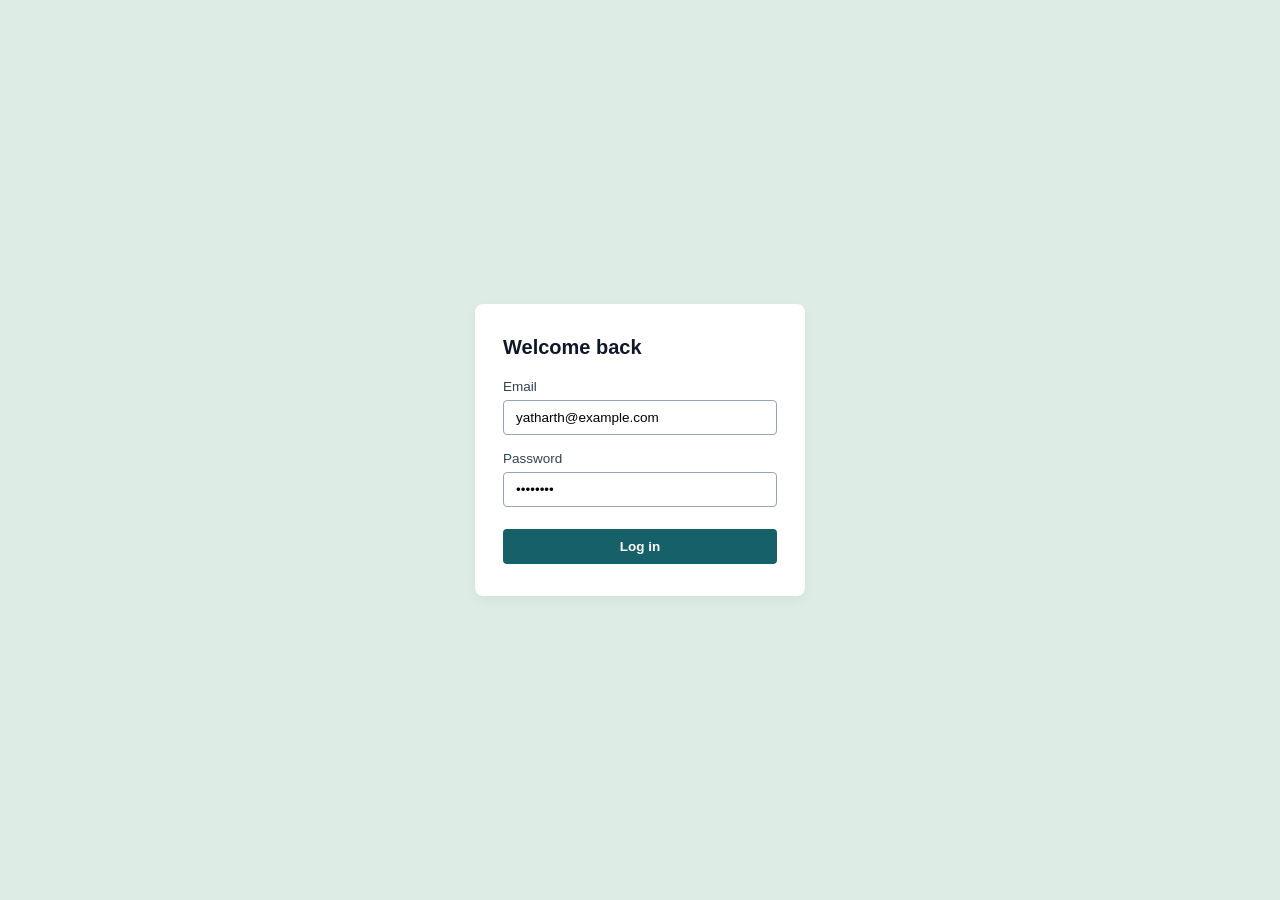
<file: assignment-6/login.html>
<!DOCTYPE html>
<html lang="en">
<head>
  <meta charset="UTF-8">
  <meta name="viewport" content="width=device-width, initial-scale=1.0">
  <title>02 / login.html - Yatharth Varshney</title>
  <style>
    :root {
      --color-canvas-bg: #ddede5;
      --color-teal-btn: #166069;
      --font-family: -apple-system, BlinkMacSystemFont, "Segoe UI", Roboto, sans-serif;
    }
    * { box-sizing: border-box; margin: 0; padding: 0; }
    body {
      font-family: var(--font-family);
      background-color: var(--color-canvas-bg);
      min-height: 100vh;
      display: flex;
      justify-content: center;
      align-items: center;
      padding: 20px;
    }
    .login-card {
      background: #ffffff;
      width: 100%;
      max-width: 330px;
      padding: 32px 28px;
      border-radius: 8px;
      box-shadow: 0 4px 12px rgba(0, 0, 0, 0.05);
    }
    .login-card h2 { font-size: 20px; font-weight: 800; color: #0f172a; margin-bottom: 20px; }
    .form-group { margin-bottom: 16px; }
    label { display: block; font-size: 13.5px; color: #334155; font-weight: 500; margin-bottom: 6px; }
    input { width: 100%; padding: 9px 12px; border: 1px solid #94a3b8; border-radius: 4px; font-size: 13.5px; }
    input:focus { outline: none; border-color: var(--color-teal-btn); }
    .btn-login { width: 100%; background-color: var(--color-teal-btn); color: #ffffff; border: none; padding: 10px; font-size: 13.5px; font-weight: 600; border-radius: 4px; cursor: pointer; margin-top: 6px; }
  </style>
</head>
<body>
  <div class="login-card">
    <h2>Welcome back</h2>
    <form action="#" method="post">
      <div class="form-group">
        <label for="email">Email</label>
        <input type="email" id="email" name="email" value="yatharth@example.com">
      </div>
      <div class="form-group">
        <label for="password">Password</label>
        <input type="password" id="password" name="password" value="••••••••">
      </div>
      <button type="submit" class="btn-login">Log in</button>
    </form>
  </div>
</body>
</html>
</file>
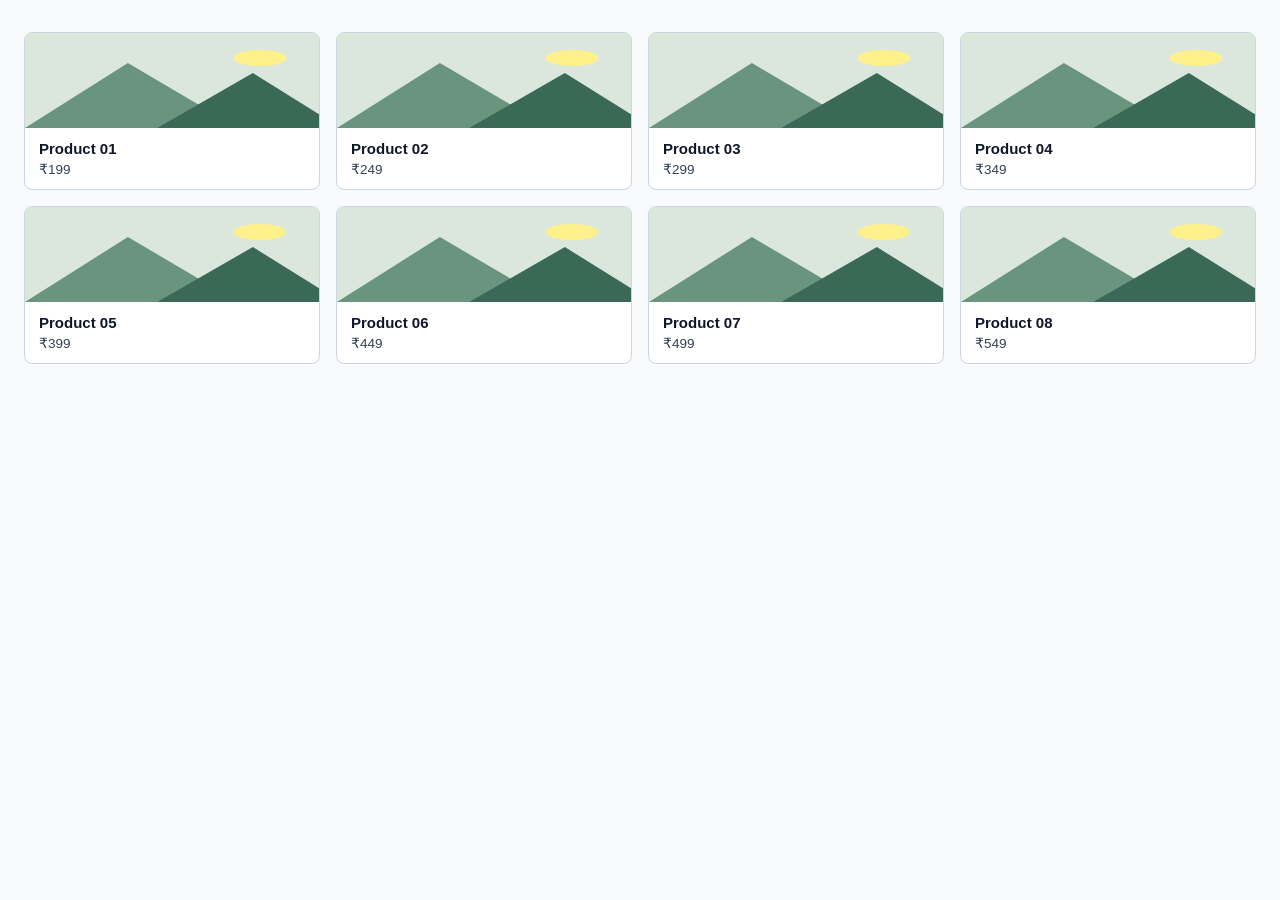
<file: assignment-6/products.html>
<!DOCTYPE html>
<html lang="en">
<head>
  <meta charset="UTF-8">
  <meta name="viewport" content="width=device-width, initial-scale=1.0">
  <title>03 / products.html - Yatharth Varshney</title>
  <style>
    * { box-sizing: border-box; margin: 0; padding: 0; }
    body { font-family: -apple-system, BlinkMacSystemFont, "Segoe UI", Roboto, sans-serif; background-color: #f8fafc; padding: 32px 24px; }
    .product-grid { display: flex; flex-wrap: wrap; gap: 16px; }
    .product-card {
      flex: 1 1 calc(25% - 16px);
      min-width: 200px;
      max-width: calc(25% - 12px);
      background: #ffffff;
      border: 1px solid #cbd5e1;
      border-radius: 8px;
      overflow: hidden;
      display: flex;
      flex-direction: column;
    }
    .product-image { width: 100%; height: 95px; background-color: #dbe6dc; }
    .product-image svg { width: 100%; height: 100%; display: block; }
    .product-details { padding: 12px 14px; }
    .product-title { font-size: 15px; font-weight: 700; color: #0f172a; margin-bottom: 4px; }
    .product-price { font-size: 13.5px; color: #334155; }
  </style>
</head>
<body>
  <div class="product-grid">
    <!-- Items 1 to 8 -->
    <article class="product-card"><div class="product-image"><svg viewBox="0 0 200 95" preserveAspectRatio="none"><ellipse cx="160" cy="25" rx="18" ry="8" fill="#fef08a"/><polygon points="0,95 70,30 145,95" fill="#69947e"/><polygon points="90,95 155,40 215,95" fill="#3b6957"/></svg></div><div class="product-details"><div class="product-title">Product 01</div><div class="product-price">₹199</div></div></article>
    <article class="product-card"><div class="product-image"><svg viewBox="0 0 200 95" preserveAspectRatio="none"><ellipse cx="160" cy="25" rx="18" ry="8" fill="#fef08a"/><polygon points="0,95 70,30 145,95" fill="#69947e"/><polygon points="90,95 155,40 215,95" fill="#3b6957"/></svg></div><div class="product-details"><div class="product-title">Product 02</div><div class="product-price">₹249</div></div></article>
    <article class="product-card"><div class="product-image"><svg viewBox="0 0 200 95" preserveAspectRatio="none"><ellipse cx="160" cy="25" rx="18" ry="8" fill="#fef08a"/><polygon points="0,95 70,30 145,95" fill="#69947e"/><polygon points="90,95 155,40 215,95" fill="#3b6957"/></svg></div><div class="product-details"><div class="product-title">Product 03</div><div class="product-price">₹299</div></div></article>
    <article class="product-card"><div class="product-image"><svg viewBox="0 0 200 95" preserveAspectRatio="none"><ellipse cx="160" cy="25" rx="18" ry="8" fill="#fef08a"/><polygon points="0,95 70,30 145,95" fill="#69947e"/><polygon points="90,95 155,40 215,95" fill="#3b6957"/></svg></div><div class="product-details"><div class="product-title">Product 04</div><div class="product-price">₹349</div></div></article>
    <article class="product-card"><div class="product-image"><svg viewBox="0 0 200 95" preserveAspectRatio="none"><ellipse cx="160" cy="25" rx="18" ry="8" fill="#fef08a"/><polygon points="0,95 70,30 145,95" fill="#69947e"/><polygon points="90,95 155,40 215,95" fill="#3b6957"/></svg></div><div class="product-details"><div class="product-title">Product 05</div><div class="product-price">₹399</div></div></article>
    <article class="product-card"><div class="product-image"><svg viewBox="0 0 200 95" preserveAspectRatio="none"><ellipse cx="160" cy="25" rx="18" ry="8" fill="#fef08a"/><polygon points="0,95 70,30 145,95" fill="#69947e"/><polygon points="90,95 155,40 215,95" fill="#3b6957"/></svg></div><div class="product-details"><div class="product-title">Product 06</div><div class="product-price">₹449</div></div></article>
    <article class="product-card"><div class="product-image"><svg viewBox="0 0 200 95" preserveAspectRatio="none"><ellipse cx="160" cy="25" rx="18" ry="8" fill="#fef08a"/><polygon points="0,95 70,30 145,95" fill="#69947e"/><polygon points="90,95 155,40 215,95" fill="#3b6957"/></svg></div><div class="product-details"><div class="product-title">Product 07</div><div class="product-price">₹499</div></div></article>
    <article class="product-card"><div class="product-image"><svg viewBox="0 0 200 95" preserveAspectRatio="none"><ellipse cx="160" cy="25" rx="18" ry="8" fill="#fef08a"/><polygon points="0,95 70,30 145,95" fill="#69947e"/><polygon points="90,95 155,40 215,95" fill="#3b6957"/></svg></div><div class="product-details"><div class="product-title">Product 08</div><div class="product-price">₹549</div></div></article>
  </div>
</body>
</html>
</file>
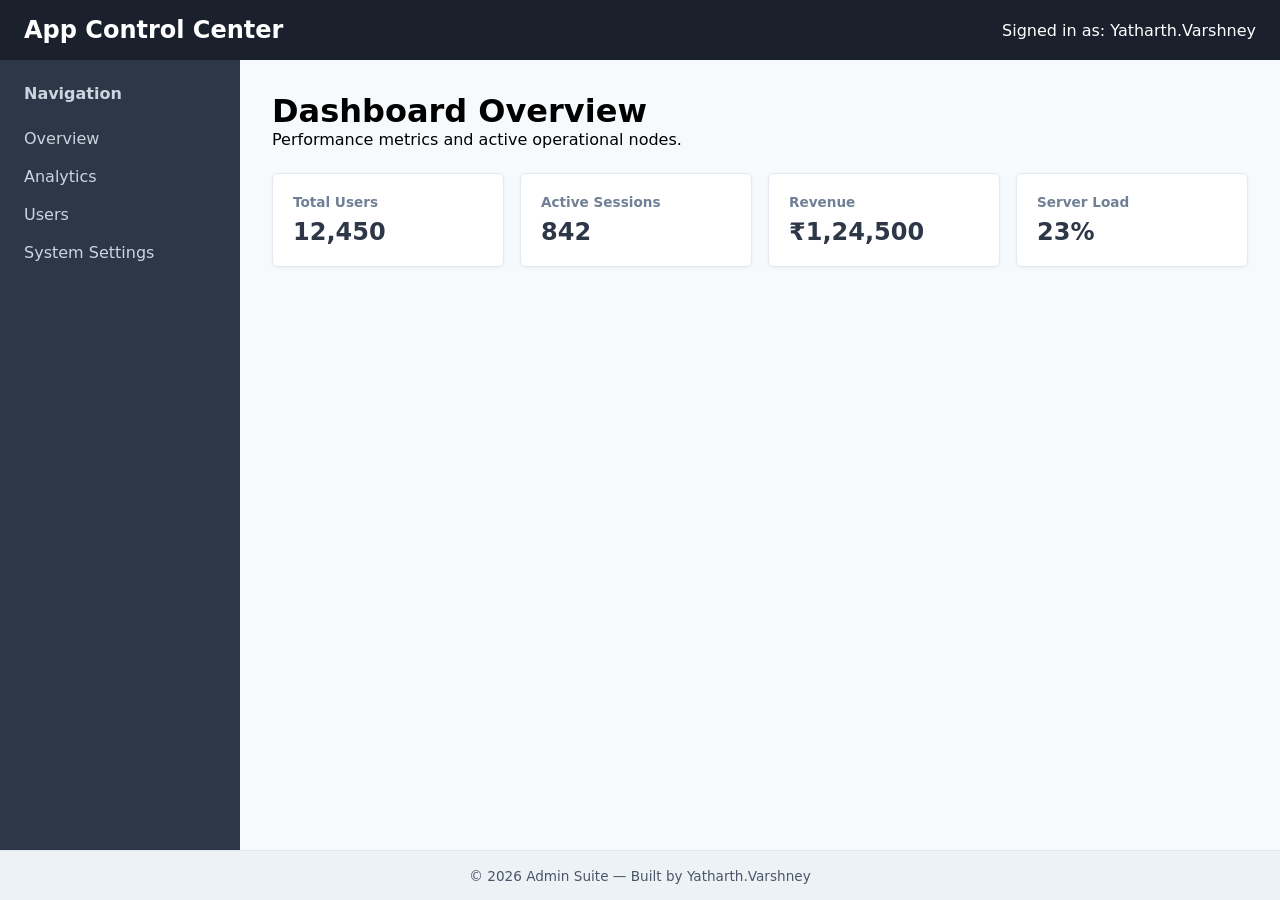
<file: assignment-7/dashboard.html>
<!DOCTYPE html>
<html lang="en">
<head>
  <meta charset="UTF-8">
  <meta name="viewport" content="width=device-width, initial-scale=1.0">
  <meta name="author" content="Yatharth.Varshney">
  <title>Admin Dashboard</title>
  <style>
    * {
      box-sizing: border-box;
      margin: 0;
      padding: 0;
    }

    /* Full-height layout using named grid areas */
    .dashboard-container {
      display: grid;
      grid-template-columns: 240px 1fr;
      grid-template-rows: 60px 1fr 50px;
      grid-template-areas:
        "header  header"
        "sidebar main"
        "footer  footer";
      min-height: 100vh;
      font-family: system-ui, sans-serif;
    }

    .dashboard-header {
      grid-area: header;
      background-color: #1a202c;
      color: #fff;
      display: flex;
      align-items: center;
      justify-content: space-between;
      padding: 0 1.5rem;
    }

    .dashboard-sidebar {
      grid-area: sidebar;
      background-color: #2d3748;
      color: #cbd5e0;
      padding: 1.5rem;
    }

    .dashboard-sidebar ul {
      list-style: none;
      margin-top: 1rem;
    }

    .dashboard-sidebar li {
      padding: 0.6rem 0;
      cursor: pointer;
    }

    .dashboard-sidebar li:hover {
      color: #fff;
    }

    .dashboard-main {
      grid-area: main;
      background-color: #f7fafc;
      padding: 2rem;
    }

    .stats-container {
      display: grid;
      grid-template-columns: repeat(auto-fit, minmax(180px, 1fr));
      gap: 1rem;
      margin-top: 1.5rem;
    }

    .stat-card {
      background: #fff;
      padding: 1.25rem;
      border-radius: 6px;
      box-shadow: 0 2px 4px rgba(0, 0, 0, 0.04);
      border: 1px solid #e2e8f0;
    }

    .stat-card h3 {
      font-size: 0.85rem;
      color: #718096;
      margin-bottom: 0.5rem;
    }

    .stat-card p {
      font-size: 1.5rem;
      font-weight: 700;
      color: #2d3748;
    }

    .dashboard-footer {
      grid-area: footer;
      background-color: #edf2f7;
      color: #4a5568;
      display: flex;
      align-items: center;
      justify-content: center;
      font-size: 0.85rem;
      border-top: 1px solid #e2e8f0;
    }
  </style>
</head>
<body>

  <div class="dashboard-container">
    <header class="dashboard-header">
      <h2>App Control Center</h2>
      <span>Signed in as: Yatharth.Varshney</span>
    </header>

    <aside class="dashboard-sidebar">
      <strong>Navigation</strong>
      <ul>
        <li>Overview</li>
        <li>Analytics</li>
        <li>Users</li>
        <li>System Settings</li>
      </ul>
    </aside>

    <main class="dashboard-main">
      <h1>Dashboard Overview</h1>
      <p>Performance metrics and active operational nodes.</p>

      <div class="stats-container">
        <div class="stat-card">
          <h3>Total Users</h3>
          <p>12,450</p>
        </div>
        <div class="stat-card">
          <h3>Active Sessions</h3>
          <p>842</p>
        </div>
        <div class="stat-card">
          <h3>Revenue</h3>
          <p>₹1,24,500</p>
        </div>
        <div class="stat-card">
          <h3>Server Load</h3>
          <p>23%</p>
        </div>
      </div>
    </main>

    <footer class="dashboard-footer">
      <p>&copy; 2026 Admin Suite &mdash; Built by Yatharth.Varshney</p>
    </footer>
  </div>

</body>
</html>
</file>
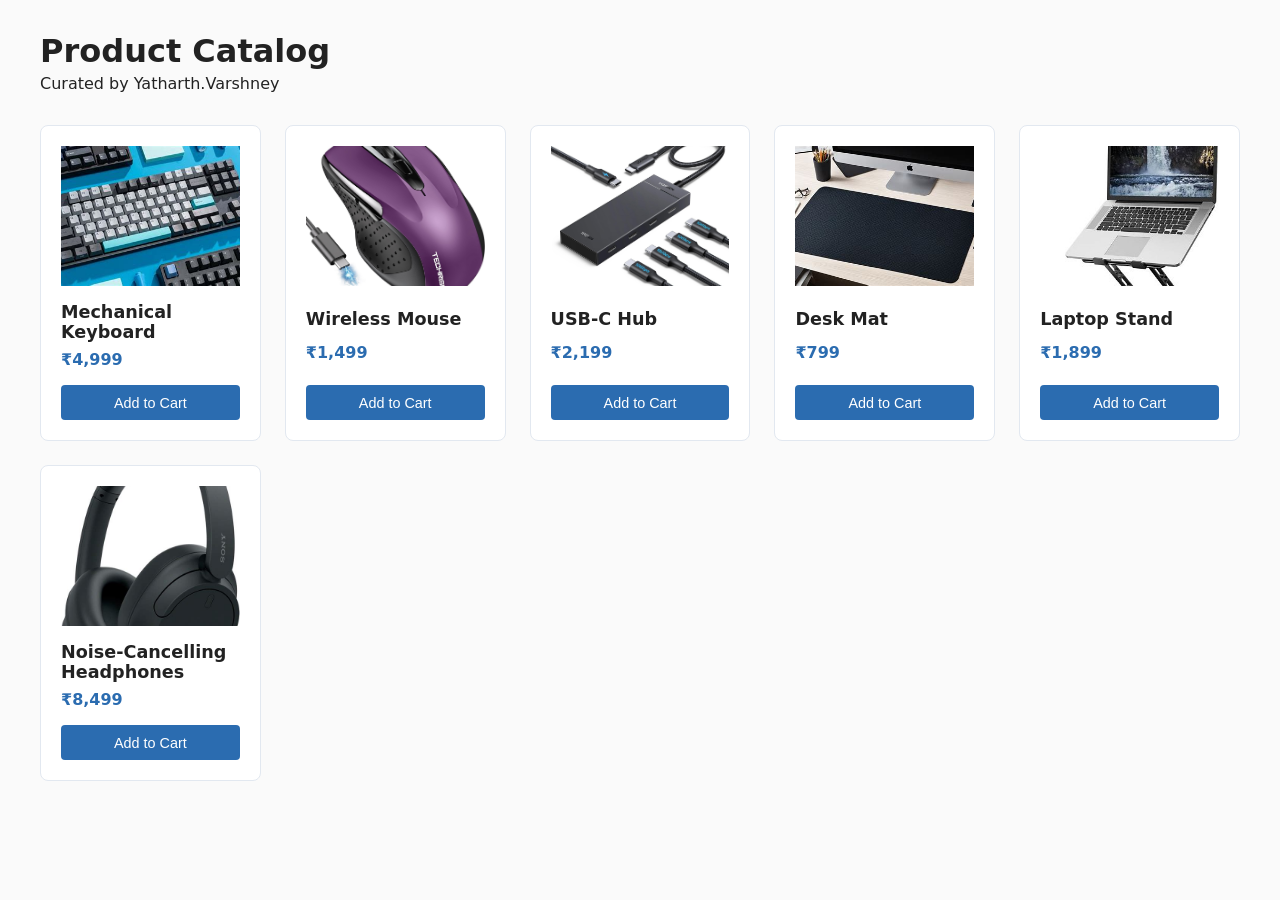
<file: assignment-7/product-grid.html>
<!DOCTYPE html>
<html lang="en">
<head>
  <meta charset="UTF-8">
  <meta name="viewport" content="width=device-width, initial-scale=1.0">
  <meta name="author" content="Yatharth.Varshney">
  <title>Auto-Reflowing Product Grid</title>
  <style>
    * {
      box-sizing: border-box;
      margin: 0;
      padding: 0;
    }

    body {
      font-family: system-ui, sans-serif;
      padding: 2rem;
      background-color: #fafafa;
      color: #222;
    }

    header {
      max-width: 1200px;
      margin: 0 auto 2rem auto;
    }

    h1 {
      margin-bottom: 0.25rem;
    }

    /* Auto-reflow using auto-fit and minmax() */
    .product-grid {
      display: grid;
      grid-template-columns: repeat(auto-fit, minmax(200px, 1fr));
      gap: 1.5rem;
      max-width: 1200px;
      margin: 0 auto;
    }

    .product-card {
      background: #ffffff;
      border: 1px solid #e2e8f0;
      border-radius: 8px;
      padding: 1.25rem;
      display: flex;
      flex-direction: column;
      justify-content: space-between;
    }

    .thumbnail {
      width: 100%;
      height: 140px;
      background-color: #edf2f7;
      border-radius: 6px;
      margin-bottom: 1rem;
      display: flex;
      align-items: center;
      justify-content: center;
      color: #718096;
      font-size: 0.85rem;
    }

    .product-title {
      font-size: 1.1rem;
      margin-bottom: 0.5rem;
    }

    .product-price {
      font-weight: 700;
      color: #2b6cb0;
      margin-bottom: 1rem;
    }

    .buy-btn {
      background: #2b6cb0;
      color: #fff;
      border: none;
      border-radius: 4px;
      padding: 0.6rem;
      font-size: 0.9rem;
      cursor: pointer;
    }

    .buy-btn:hover {
      background: #2c5282;
    }
  </style>
</head>
<body>

  <header>
    <h1>Product Catalog</h1>
    <p>Curated by Yatharth.Varshney</p>
  </header>

  <main class="product-grid">
    <div class="product-card">
      <div class="thumbnail"><img src="./src/Mechanical Keyboard.jpg" alt="Mechanical Keyboard" style="width: 100%; height: 100%; object-fit: cover;"></div>
      <h2 class="product-title">Mechanical Keyboard</h2>
      <p class="product-price">₹4,999</p>
      <button class="buy-btn">Add to Cart</button>
    </div>

    <div class="product-card">
      <div class="thumbnail"><img src="./src/Wireless Mouse.jpg" alt="Wireless Mouse" style="width: 100%; height: 100%; object-fit: cover;"></div>
      <h2 class="product-title">Wireless Mouse</h2>
      <p class="product-price">₹1,499</p>
      <button class="buy-btn">Add to Cart</button>
    </div>

    <div class="product-card">
      <div class="thumbnail"><img src="./src/USB-C Hub.jpg" alt="USB-C Hub" style="width: 100%; height: 100%; object-fit: cover;"></div>
      <h2 class="product-title">USB-C Hub</h2>
      <p class="product-price">₹2,199</p>
      <button class="buy-btn">Add to Cart</button>
    </div>

    <div class="product-card">
      <div class="thumbnail"><img src="./src/Desk Mat.jpg" alt="Desk mat" style="width: 100%; height: 100%; object-fit: cover;"></div>
      <h2 class="product-title">Desk Mat</h2>
      <p class="product-price">₹799</p>
      <button class="buy-btn">Add to Cart</button>
    </div>

    <div class="product-card">
      <div class="thumbnail"><img src="./src/Laptop Stand.jpg" alt="Laptop Stand" style="width: 100%; height: 100%; object-fit: cover;"></div>
      <h2 class="product-title">Laptop Stand</h2>
      <p class="product-price">₹1,899</p>
      <button class="buy-btn">Add to Cart</button>
    </div>

    <div class="product-card">
      <div class="thumbnail"><img src="./src/Noise-Cancelling Headphones.jpg" alt="Noise-Cancelling Headphones" style="width: 100%; height: 100%; object-fit: cover;"></div>
      <h2 class="product-title">Noise-Cancelling Headphones</h2>
      <p class="product-price">₹8,499</p>
      <button class="buy-btn">Add to Cart</button>
    </div>
  </main>

</body>
</html>
</file>
<file: assignment-4/style.css>
/* ==========================================================================
   DESIGN TOKENS (CSS Variables in :root)
   ========================================================================== */
:root {
  /* Intentional Colour Palette (Navy, Deep Teal, Soft Sage, Cyan, Light Slate) */
  --color-primary-navy: #103b47;       /* Main dark headers & navbars */
  --color-accent-teal: #578a7f;        /* Mid accents & avatar tones */
  --color-dark-teal: #14535a;          /* Action button background */
  --color-hero-bg: #ddede5;            /* Soft sage background in hero */
  --color-avatar-bg: #cfe3da;          /* Silhouette card background */
  --color-brand-cyan: #0891b2;         /* Meta category cyan */
  --color-text-main: #1f2937;          /* Body text color */
  --color-text-muted: #64748b;         /* Subtitles & captions */
  --color-text-light: #ffffff;         /* Nav and button text */
  --color-card-border: #cbd5e1;        /* Subtle project card border */
  --color-callout-bg: #e0f2fe;         /* Blue info box background */
  --color-callout-border: #bae6fd;     /* Blue info box outline */
  --color-callout-text: #0369a1;       /* Blue info text */

  /* Typography Pairing */
  --font-headings: 'Outfit', -apple-system, BlinkMacSystemFont, sans-serif;
  --font-body: 'Plus Jakarta Sans', -apple-system, BlinkMacSystemFont, sans-serif;

  /* Font Sizes */
  --font-size-hero: 38px;
  --font-size-h3: 20px;
  --font-size-base: 15px;
  --font-size-sm: 13px;

  /* Spacing Tokens */
  --spacing-xs: 6px;
  --spacing-sm: 12px;
  --spacing-md: 20px;
  --spacing-lg: 32px;
  --spacing-xl: 48px;

  /* Transitions */
  --transition-fast: 0.2s ease-in-out;
}

/* ==========================================================================
   BASE / ELEMENT SELECTORS
   ========================================================================== */
* {
  box-sizing: border-box;
  margin: 0;
  padding: 0;
}

body {
  font-family: var(--font-body);
  font-size: var(--font-size-base);
  color: var(--color-text-main);
  background-color: #ffffff;
  line-height: 1.5;
  display: flex;
  justify-content: center;
  padding: var(--spacing-xl) 24px 80px 24px;
}

h1, h2, h3, h4 {
  font-family: var(--font-headings);
  color: var(--color-primary-navy);
  font-weight: 700;
}

ul, ol {
  list-style-position: inside;
}

a {
  text-decoration: none;
  color: inherit;
  transition: color var(--transition-fast);
}

/* ==========================================================================
   LAYOUT WRAPPER
   ========================================================================== */
.page-container {
  width: 100%;
  max-width: 950px;
}

/* ==========================================================================
   ASSIGNMENT HEADER
   ========================================================================== */
.assignment-header {
  margin-bottom: var(--spacing-lg);
}

.meta-tag {
  color: var(--color-brand-cyan);
  font-size: var(--font-size-sm);
  font-weight: 700;
  letter-spacing: 0.8px;
  margin-bottom: var(--spacing-xs);
}

.page-title {
  font-size: 32px;
  font-weight: 800;
  color: var(--color-primary-navy);
  letter-spacing: -0.5px;
  margin-bottom: 4px;
}

.meta-sub {
  color: var(--color-text-muted);
  font-size: 14px;
}

/* ==========================================================================
   NAVIGATION BAR (Class & Descendant / Child Selectors)
   ========================================================================== */
.navbar {
  background-color: var(--color-primary-navy);
  color: var(--color-text-light);
  display: flex;
  justify-content: space-between;
  align-items: center;
  padding: 14px 24px;
}

.nav-brand {
  font-family: var(--font-headings);
  font-weight: 700;
  font-size: 14px;
  letter-spacing: 0.5px;
}

.nav-links {
  display: flex;
  gap: var(--spacing-md);
  list-style: none;
}

.nav-links li a {
  color: #e2e8f0;
  font-size: var(--font-size-sm);
  font-weight: 500;
}

/* Pseudo-class Selector */
.nav-links li a:hover {
  color: #ffffff;
  text-decoration: underline;
}

/* ==========================================================================
   HERO BANNER (ID & Descendant Selectors)
   ========================================================================== */
#hero {
  background-color: var(--color-hero-bg);
  padding: 44px 36px;
  display: flex;
  justify-content: space-between;
  align-items: center;
  gap: var(--spacing-lg);
}

.hero-content {
  flex: 1;
}

.hero-badge {
  display: inline-block;
  color: var(--color-dark-teal);
  font-size: 12px;
  font-weight: 800;
  letter-spacing: 0.8px;
  margin-bottom: var(--spacing-sm);
}

.hero-headline {
  font-size: var(--font-size-hero);
  line-height: 1.15;
  color: var(--color-primary-navy);
  letter-spacing: -0.5px;
  margin-bottom: 16px;
}

.hero-desc {
  font-size: 15px;
  color: #334155;
  margin-bottom: 24px;
}

.btn-primary {
  display: inline-block;
  background-color: var(--color-dark-teal);
  color: var(--color-text-light);
  padding: 10px 18px;
  border-radius: 4px;
  font-size: 13.5px;
  font-weight: 600;
  transition: background-color var(--transition-fast), transform var(--transition-fast);
}

/* Pseudo-class Selector */
.btn-primary:hover {
  background-color: #0b3438;
  transform: translateY(-1px);
}

/* Hero Avatar */
.hero-avatar-box {
  width: 140px;
  height: 165px;
  background-color: var(--color-avatar-bg);
  border-radius: 8px;
  display: flex;
  justify-content: center;
  align-items: flex-end;
  padding-bottom: 4px;
}

.avatar-svg {
  width: 115px;
  height: 130px;
}

/* ==========================================================================
   MAIN CONTENT SECTIONS
   ========================================================================== */
.main-content {
  padding-top: var(--spacing-xl);
}

.content-block {
  margin-bottom: 36px;
}

.content-block h3 {
  font-size: var(--font-size-h3);
  margin-bottom: var(--spacing-sm);
}

.content-block p {
  color: #334155;
  font-size: 15px;
}

.edu-meta {
  color: #475569;
  margin-bottom: var(--spacing-xs);
}

.bullet-list, .num-list {
  padding-left: 20px;
  margin-bottom: var(--spacing-xs);
  color: #334155;
}

.bullet-list {
  list-style-type: disc;
}

.topic-keys {
  margin-top: var(--spacing-xs);
  color: #334155;
}

.email-link {
  color: var(--color-primary-navy);
  text-decoration: underline;
}

/* ==========================================================================
   SELECTED PROJECTS (Grid & Cards)
   ========================================================================== */
.projects-grid {
  display: grid;
  grid-template-columns: repeat(2, 1fr);
  gap: 24px;
  margin-top: 16px;
}

.project-card {
  border: 1px solid var(--color-card-border);
  border-radius: 8px;
  overflow: hidden;
  background-color: #ffffff;
  transition: transform var(--transition-fast), box-shadow var(--transition-fast);
}

/* Pseudo-class on project card */
.project-card:hover {
  transform: translateY(-2px);
  box-shadow: 0 6px 16px rgba(0, 0, 0, 0.08);
}

.project-art {
  width: 100%;
  height: 135px;
  overflow: hidden;
  border-bottom: 1px solid #e2e8f0;
}

.project-art svg {
  width: 100%;
  height: 100%;
  display: block;
}

.project-info {
  padding: 18px 20px 22px 20px;
}

.project-info h4 {
  font-size: 17px;
  margin-bottom: 6px;
}

.project-info p {
  font-size: 13.5px;
  color: #475569;
}

/* ==========================================================================
   FOOTER (Element & Pseudo-classes)
   ========================================================================== */
.site-footer {
  background-color: var(--color-primary-navy);
  color: var(--color-text-light);
  display: flex;
  justify-content: space-between;
  align-items: center;
  padding: 14px 24px;
  margin-top: var(--spacing-xl);
}

.footer-copy {
  font-family: var(--font-headings);
  font-size: 13px;
  font-weight: 700;
  letter-spacing: 0.5px;
}

.footer-links {
  display: flex;
  gap: var(--spacing-md);
  list-style: none;
}

.footer-links li a {
  color: #cbd5e1;
  font-size: var(--font-size-sm);
}

.footer-links li a:hover {
  color: #ffffff;
  text-decoration: underline;
}

/* ==========================================================================
   INSTRUCTIONS CALLOUT & ASSIGNMENT FOOTER
   ========================================================================== */
.info-callout {
  margin-top: 36px;
  padding: 18px 24px;
  background-color: var(--color-callout-bg);
  border: 1px solid var(--color-callout-border);
  border-radius: 8px;
  color: var(--color-callout-text);
  font-size: 14px;
  line-height: 1.5;
}

.footer-note {
  margin-top: 18px;
  font-size: 12.5px;
  color: var(--color-text-muted);
}
</file>
